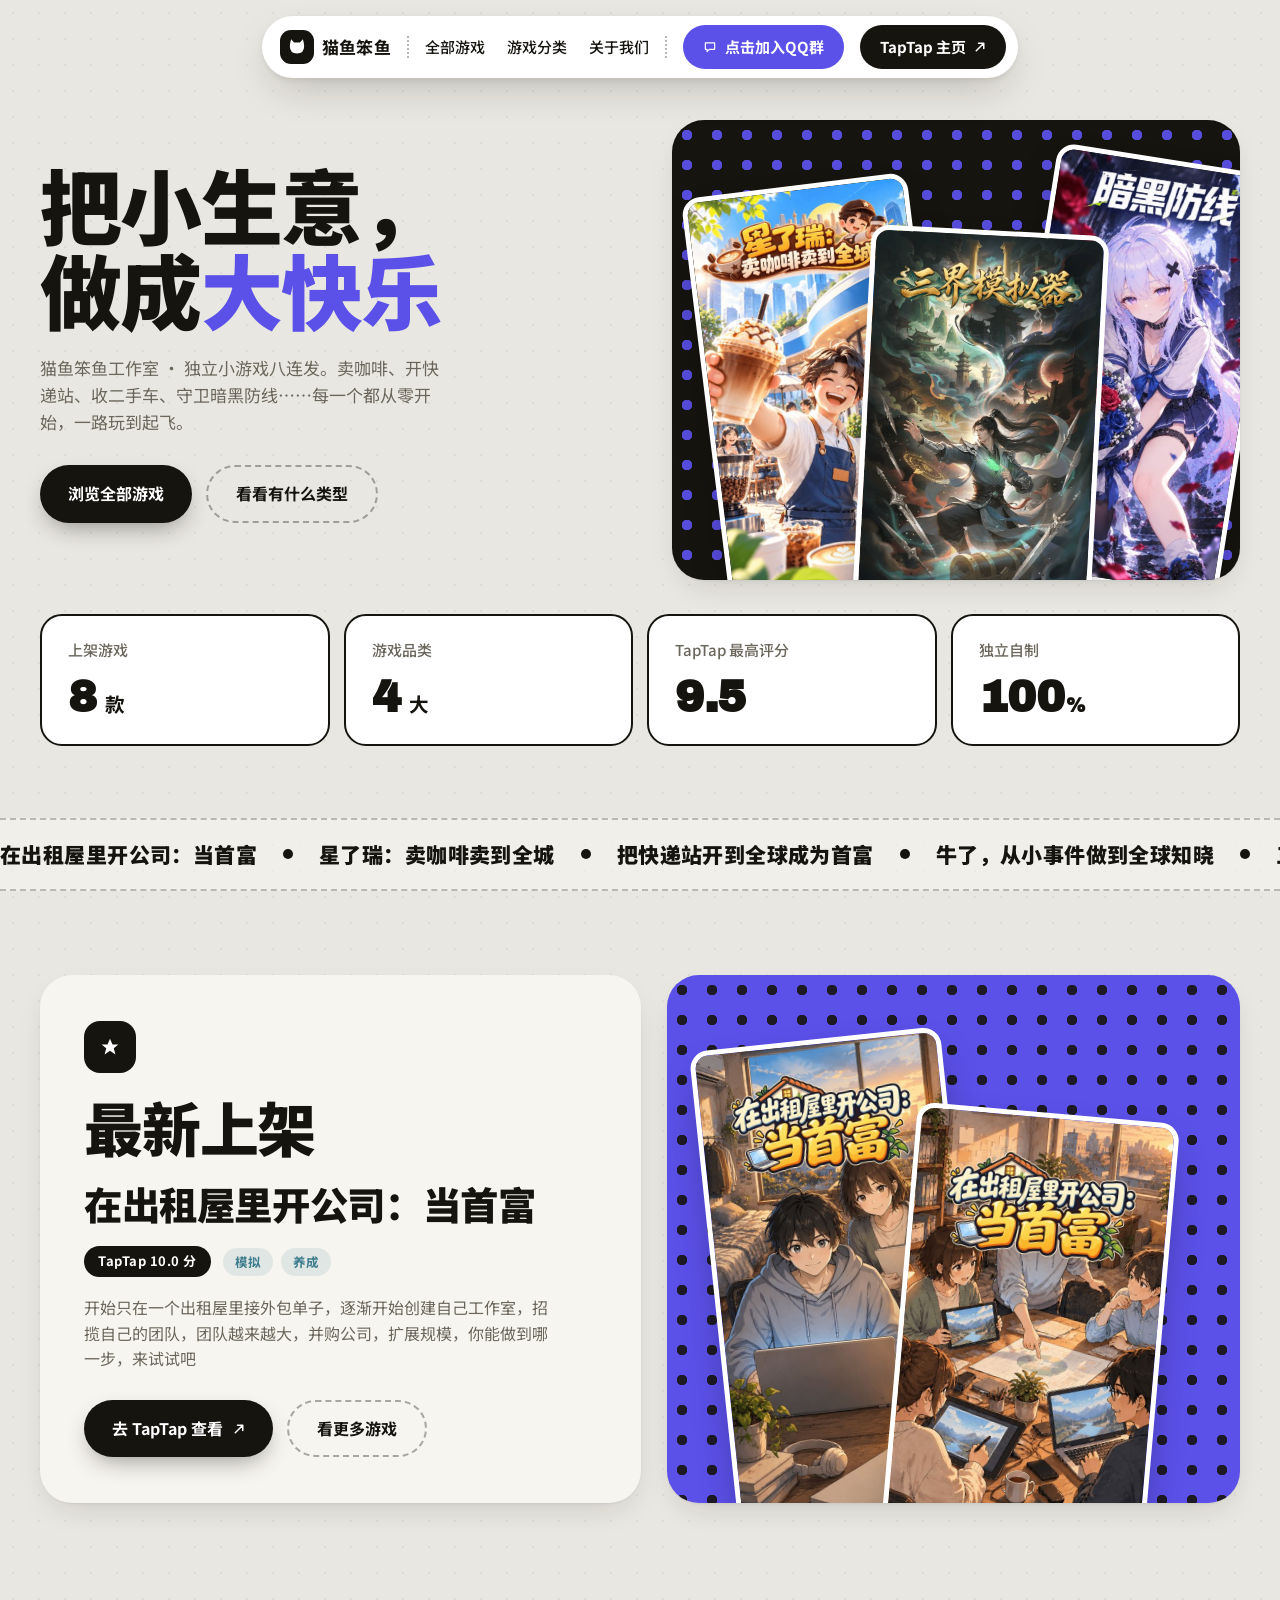
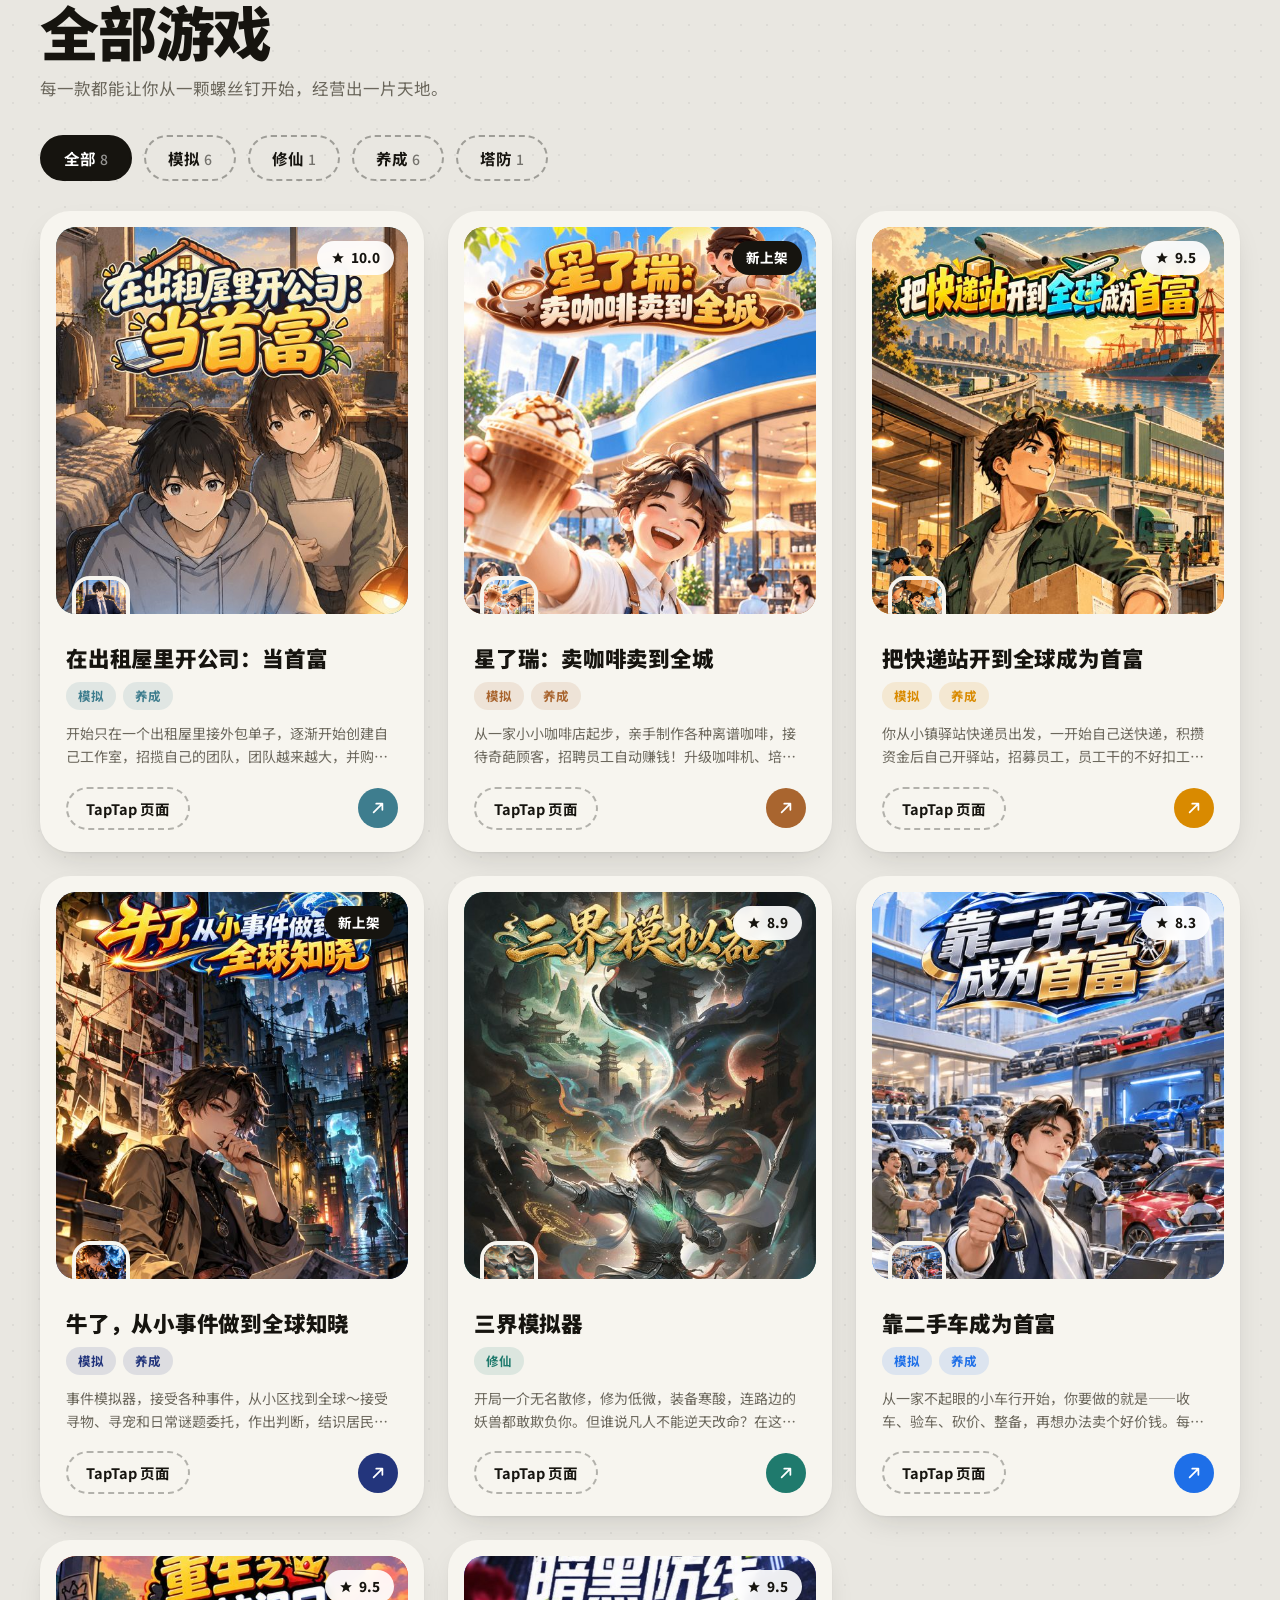
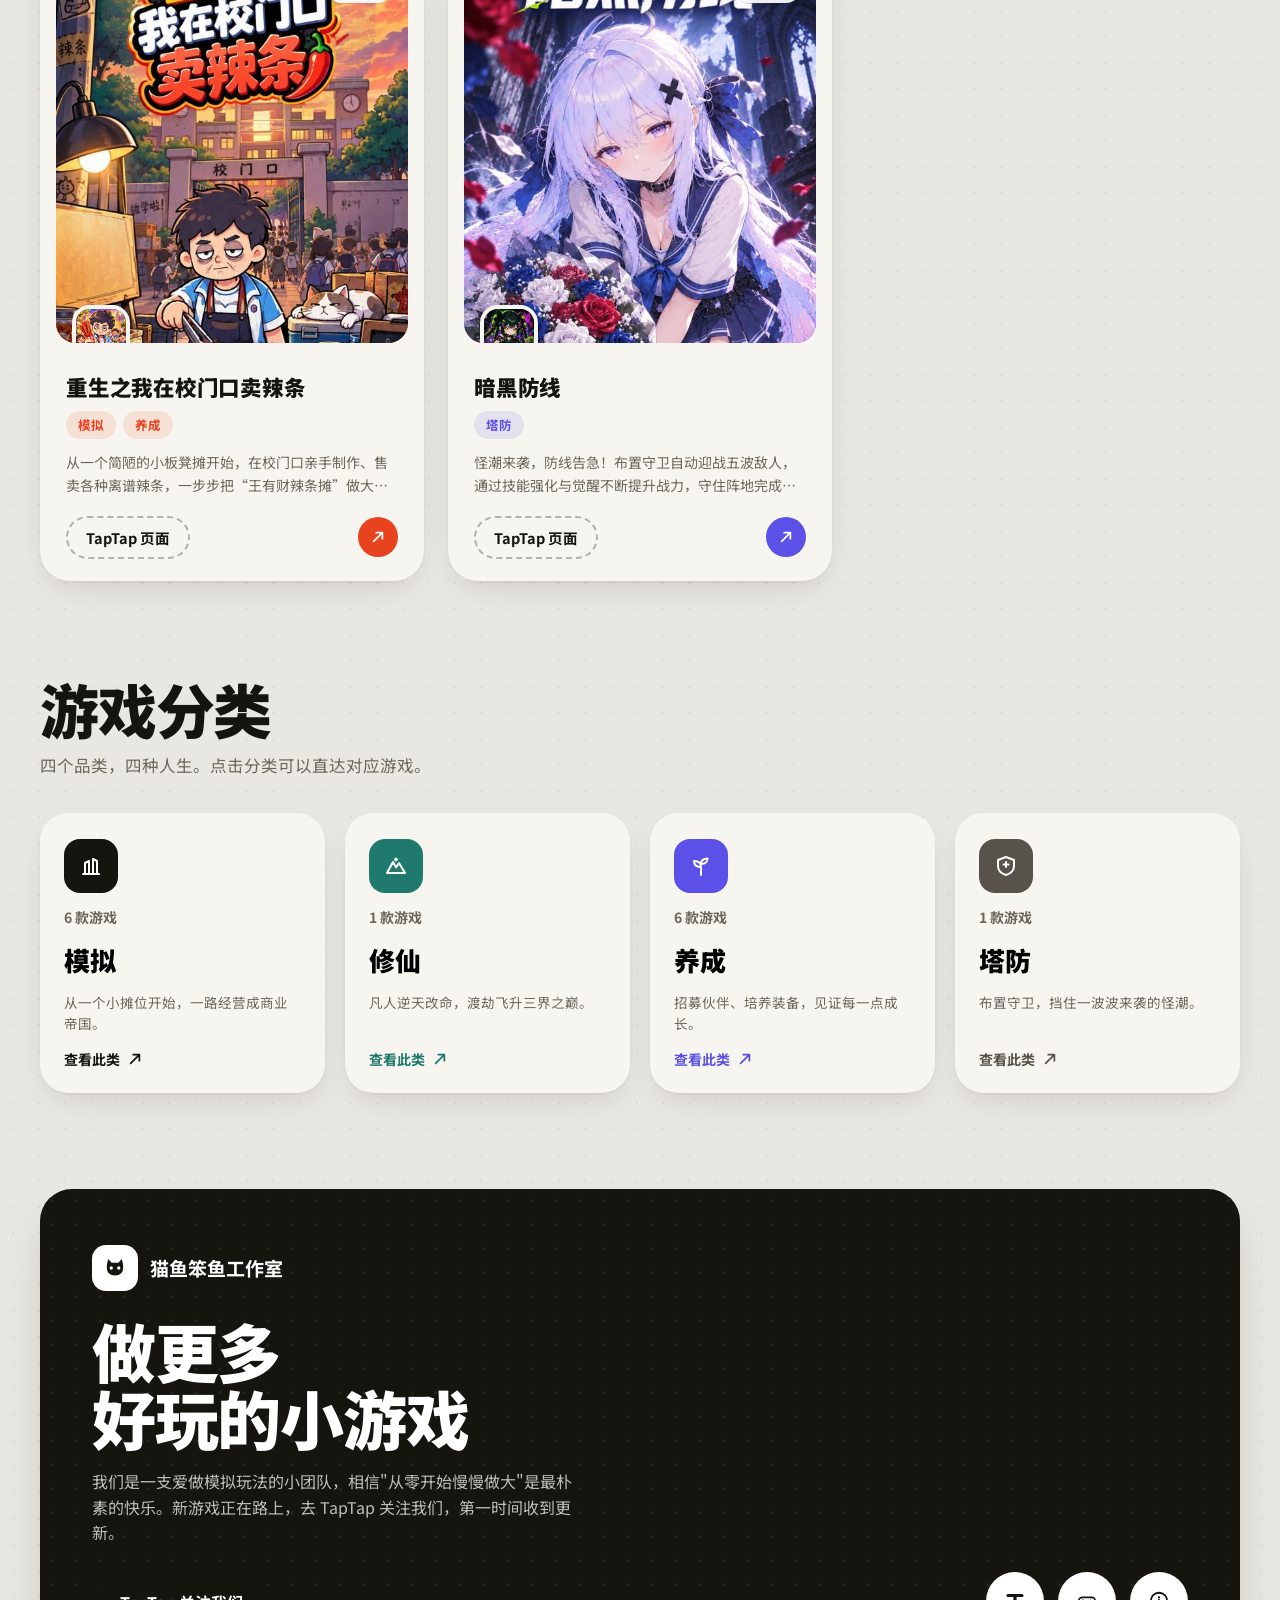
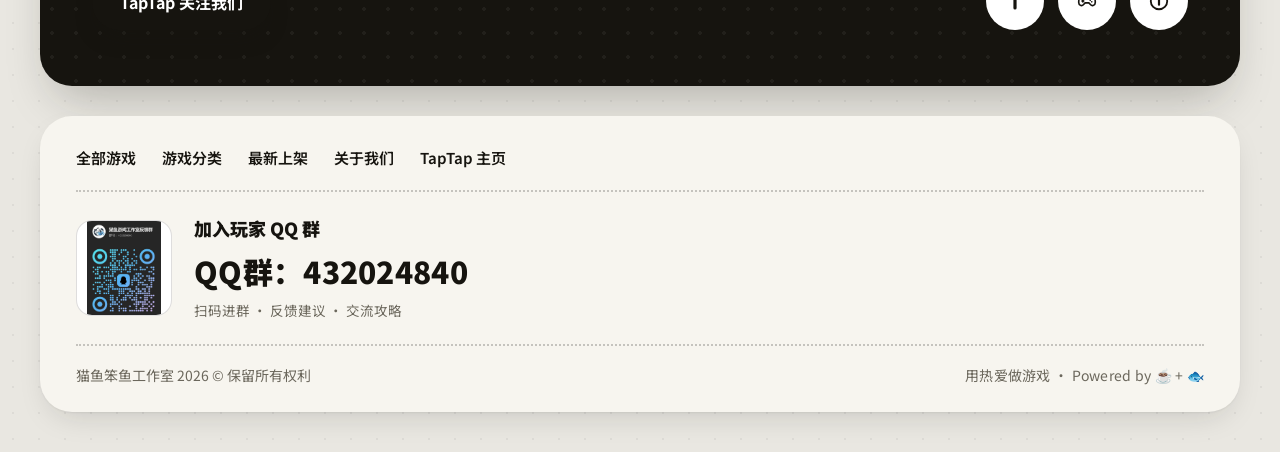
<file: index.html>
<!DOCTYPE html>
<html lang="zh-CN">
<head>
  <meta charset="UTF-8" />
  <meta name="viewport" content="width=device-width, initial-scale=1.0" />
  <title>猫鱼笨鱼工作室 · 独立小游戏</title>
  <meta name="description" content="猫鱼笨鱼工作室官方网站 —— 8 款独立小游戏：模拟、修仙、养成、塔防。从小生意做到全球首富，从凡人修到飞升。" />
  <link rel="icon" href="data:image/svg+xml,%3Csvg xmlns='http://www.w3.org/2000/svg' viewBox='0 0 64 64'%3E%3Crect width='64' height='64' rx='16' fill='%2316140F'/%3E%3Cpath d='M20 40 L32 18 L44 40 Z' fill='%23fff'/%3E%3C/svg%3E" />
  <link rel="preconnect" href="https://fonts.googleapis.com" />
  <link rel="preconnect" href="https://fonts.gstatic.com" crossorigin />
  <link href="https://fonts.googleapis.com/css2?family=Archivo+Black&family=Noto+Sans+SC:wght@400;500;700;900&display=swap" rel="stylesheet" />
  <link rel="stylesheet" href="css/styles.css" />
</head>
<body>

  <!-- ===== 导航 ===== -->
  <header class="nav-wrap">
    <nav class="nav" id="nav">
      <a class="nav-logo" href="#top" aria-label="回到顶部">
        <span class="logo-mark" aria-hidden="true">
          <svg viewBox="0 0 40 40" width="26" height="26">
            <path d="M11 8 L15.5 13 L24.5 13 L29 8 L29 8 Q31 14 31 19 Q31 30 20 30 Q9 30 9 19 Q9 14 11 8 Z" fill="currentColor"/>
            <circle cx="15" cy="20" r="2.2" fill="#fff"/>
            <circle cx="25" cy="20" r="2.2" fill="#fff"/>
          </svg>
        </span>
        <strong>猫鱼笨鱼</strong>
      </a>
      <span class="nav-divider" aria-hidden="true"></span>
      <ul class="nav-links" id="navLinks">
        <li><a href="#games">全部游戏</a></li>
        <li><a href="#categories">游戏分类</a></li>
        <li><a href="#about">关于我们</a></li>
      </ul>
      <span class="nav-divider" aria-hidden="true"></span>
      <a class="nav-cta nav-cta--qq" href="https://qm.qq.com/q/CMTWcH8hcA" target="_blank" rel="noopener" title="玩家交流群">
        <svg viewBox="0 0 24 24" width="14" height="14" aria-hidden="true"><path d="M4 5 h16 v11 h-9 l-4 4 v-4 H4 Z" fill="none" stroke="currentColor" stroke-width="2" stroke-linejoin="round"/></svg>
        点击加入QQ群
      </a>
      <a class="nav-cta" href="https://www.taptap.cn/developer/452854" target="_blank" rel="noopener">
        TapTap 主页
        <svg viewBox="0 0 16 16" width="12" height="12" aria-hidden="true"><path d="M3 13 L13 3 M6 3 h7 v7" stroke="currentColor" stroke-width="2" fill="none" stroke-linecap="round" stroke-linejoin="round"/></svg>
      </a>
    </nav>
  </header>

  <main id="top">
    <!-- ===== 首屏 ===== -->
    <section class="hero container">
      <div class="hero-grid">
        <div class="hero-copy reveal">
          <h1 class="hero-title">把小生意，<br />做成<span class="accent-underline">大快乐</span></h1>
          <p class="hero-sub">猫鱼笨鱼工作室 · 独立小游戏八连发。卖咖啡、开快递站、收二手车、守卫暗黑防线……每一个都从零开始，一路玩到起飞。</p>
          <div class="hero-actions">
            <a class="btn btn-primary" href="#games">浏览全部游戏</a>
            <a class="btn btn-ghost" href="#categories">看看有什么类型</a>
          </div>
        </div>
        <div class="hero-art reveal" aria-hidden="true">
          <div class="hero-panel">
            <div class="hero-shot hero-shot-a"><img src="assets/980975/shot0.jpg" alt="" loading="eager" /></div>
            <div class="hero-shot hero-shot-b"><img src="assets/961145/shot0.jpg" alt="" loading="eager" /></div>
            <div class="hero-shot hero-shot-c"><img src="assets/924366/shot0.jpg" alt="" loading="eager" /></div>
          </div>
        </div>
      </div>

      <!-- 统计连体卡 -->
      <div class="stats reveal" role="list" aria-label="工作室数据">
        <div class="stat-card" role="listitem"><span class="stat-label">上架游戏</span><span class="stat-value">8<small> 款</small></span></div>
        <span class="stat-connector" aria-hidden="true"></span>
        <div class="stat-card" role="listitem"><span class="stat-label">游戏品类</span><span class="stat-value">4<small> 大</small></span></div>
        <span class="stat-connector" aria-hidden="true"></span>
        <div class="stat-card" role="listitem"><span class="stat-label">TapTap 最高评分</span><span class="stat-value">9.5</span></div>
        <span class="stat-connector" aria-hidden="true"></span>
        <div class="stat-card" role="listitem"><span class="stat-label">独立自制</span><span class="stat-value">100<small>%</small></span></div>
      </div>
    </section>

    <!-- ===== 跑马灯 ===== -->
    <div class="marquee" aria-hidden="true">
      <div class="marquee-track" id="marqueeTrack"></div>
    </div>

    <!-- ===== 最新上架 ===== -->
    <section class="featured container" id="featured">
      <div class="featured-copy reveal">
        <span class="chip-icon" aria-hidden="true">
          <svg viewBox="0 0 24 24" width="20" height="20"><path d="M12 2 L15 9 L22 9 L16.5 13.5 L18.5 21 L12 16.5 L5.5 21 L7.5 13.5 L2 9 L9 9 Z" fill="currentColor"/></svg>
        </span>
        <h2 class="section-title">最新上架</h2>
        <div class="featured-meta" id="featuredMeta"></div>
        <p class="featured-desc" id="featuredDesc"></p>
        <div class="hero-actions">
          <a class="btn btn-primary" id="featuredLink" href="#" target="_blank" rel="noopener">去 TapTap 查看
            <svg viewBox="0 0 16 16" width="12" height="12" aria-hidden="true"><path d="M3 13 L13 3 M6 3 h7 v7" stroke="currentColor" stroke-width="2" fill="none" stroke-linecap="round" stroke-linejoin="round"/></svg>
          </a>
          <a class="btn btn-ghost" href="#games">看更多游戏</a>
        </div>
      </div>
      <div class="featured-art reveal" id="featuredArt" aria-hidden="true"></div>
    </section>

    <!-- ===== 全部游戏 ===== -->
    <section class="games container" id="games">
      <div class="section-head reveal">
        <h2 class="section-title">全部游戏</h2>
        <p class="section-sub">每一款都能让你从一颗螺丝钉开始，经营出一片天地。</p>
      </div>
      <div class="filter-bar reveal" id="filterBar" role="tablist" aria-label="按分类筛选"></div>
      <div class="game-grid" id="gameGrid"></div>
      <p class="grid-empty" id="gridEmpty" hidden>这个分类暂时还没有游戏，敬请期待～</p>
    </section>

    <!-- ===== 分类 ===== -->
    <section class="categories container" id="categories">
      <div class="section-head reveal">
        <h2 class="section-title">游戏分类</h2>
        <p class="section-sub">四个品类，四种人生。点击分类可以直达对应游戏。</p>
      </div>
      <div class="cat-grid" id="catGrid"></div>
    </section>

    <!-- ===== 关于 ===== -->
    <section class="about container" id="about">
      <div class="about-card reveal">
        <div class="about-copy">
          <a class="about-logo" href="https://www.taptap.cn/developer/452854" target="_blank" rel="noopener">
            <span class="logo-mark logo-mark-lg" aria-hidden="true">
              <svg viewBox="0 0 40 40" width="30" height="30">
                <path d="M11 8 L15.5 13 L24.5 13 L29 8 L29 8 Q31 14 31 19 Q31 30 20 30 Q9 30 9 19 Q9 14 11 8 Z" fill="currentColor"/>
                <circle cx="15" cy="20" r="2.2" fill="#fff"/>
                <circle cx="25" cy="20" r="2.2" fill="#fff"/>
              </svg>
            </span>
            <strong>猫鱼笨鱼工作室</strong>
          </a>
          <h2 class="about-title">做更多<br />好玩的小游戏</h2>
          <p class="about-sub">我们是一支爱做模拟玩法的小团队，相信"从零开始慢慢做大"是最朴素的快乐。新游戏正在路上，去 TapTap 关注我们，第一时间收到更新。</p>
          <a class="btn btn-primary" href="https://www.taptap.cn/developer/452854" target="_blank" rel="noopener">TapTap 关注我们</a>
        </div>
        <div class="about-social" aria-label="社交链接">
          <a class="social-dot" href="https://www.taptap.cn/developer/452854" target="_blank" rel="noopener" title="TapTap 开发者主页" aria-label="TapTap 开发者主页">
            <svg viewBox="0 0 24 24" width="24" height="24" aria-hidden="true"><path d="M5 6.5 h14 M12 6.5 V19" fill="none" stroke="currentColor" stroke-width="3.2" stroke-linecap="round"/></svg>
          </a>
          <a class="social-dot" href="#games" title="浏览游戏" aria-label="浏览游戏">
            <svg viewBox="0 0 24 24" width="22" height="22" aria-hidden="true"><path d="M7 8 h10 a4 4 0 0 1 4 4 v2 a3 3 0 0 1 -5.6 1.5 L14 14 h-4 l-1.4 1.5 A3 3 0 0 1 3 14 v-2 a4 4 0 0 1 4 -4 Z M7.5 11 v2 M6.5 12 h2 M15.5 11.2 v.1 M17.2 12.8 v.1" fill="none" stroke="currentColor" stroke-width="1.8" stroke-linecap="round"/></svg>
          </a>
          <a class="social-dot" href="#about" title="关于我们" aria-label="关于我们">
            <svg viewBox="0 0 24 24" width="22" height="22" aria-hidden="true"><circle cx="12" cy="12" r="9" fill="none" stroke="currentColor" stroke-width="2"/><path d="M12 11 v5 M12 8 v.1" stroke="currentColor" stroke-width="2.4" stroke-linecap="round" fill="none"/></svg>
          </a>
        </div>
      </div>
    </section>
  </main>

  <!-- ===== 页脚 ===== -->
  <footer class="footer container">
    <div class="footer-card reveal">
      <ul class="footer-links">
        <li><a href="#games">全部游戏</a></li>
        <li><a href="#categories">游戏分类</a></li>
        <li><a href="#featured">最新上架</a></li>
        <li><a href="#about">关于我们</a></li>
        <li><a href="https://www.taptap.cn/developer/452854" target="_blank" rel="noopener">TapTap 主页</a></li>
      </ul>
      <div class="footer-qq">
        <img class="qq-qr" src="assets/qq-qrcode.png" alt="QQ 群二维码" width="96" height="96" loading="lazy" />
        <div class="qq-info">
          <span class="qq-title">加入玩家 QQ 群</span>
          <span class="qq-number">QQ群：432024840</span>
          <span class="qq-hint">扫码进群 · 反馈建议 · 交流攻略</span>
        </div>
      </div>
      <div class="footer-bottom">
        <span>猫鱼笨鱼工作室 2026 © 保留所有权利</span>
        <span class="footer-made">用热爱做游戏 · Powered by ☕ + 🐟</span>
      </div>
    </div>
  </footer>

  <script src="js/games.js"></script>
  <script src="js/main.js"></script>
</body>
</html>
</file>
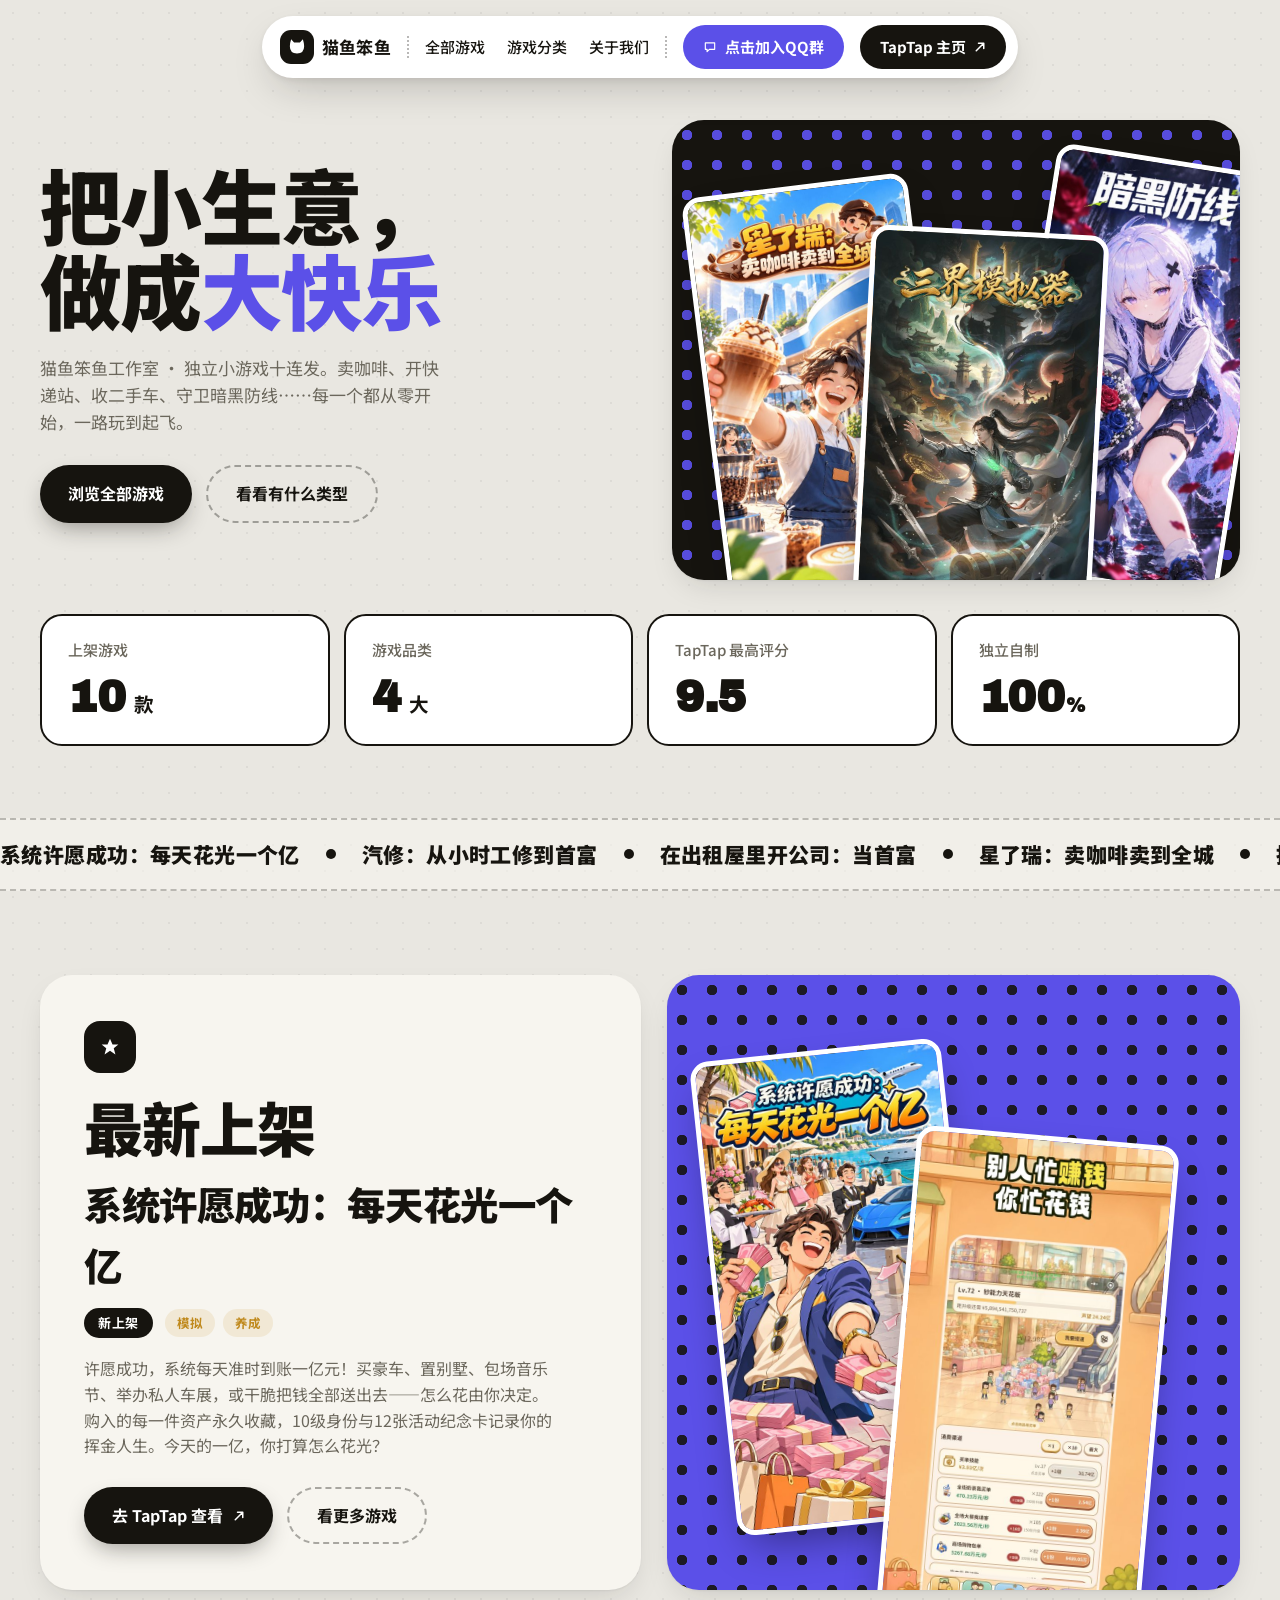
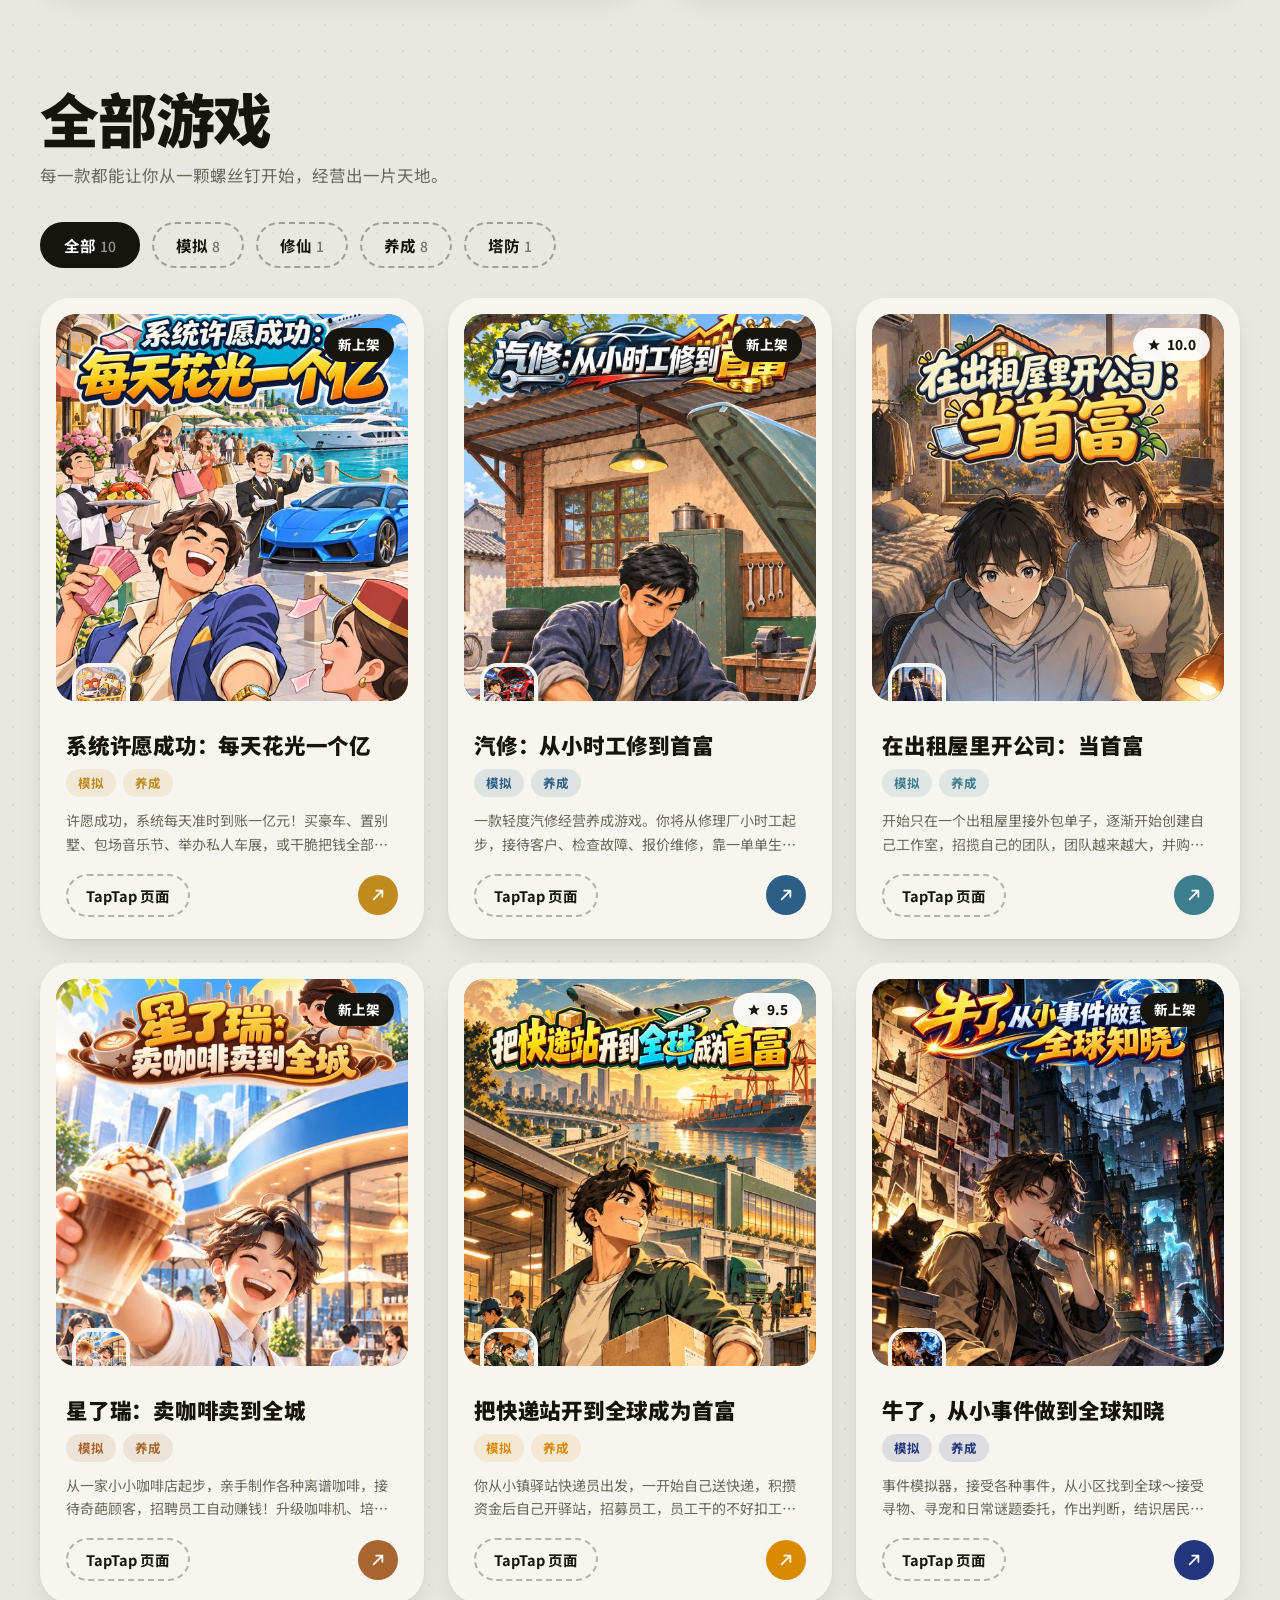
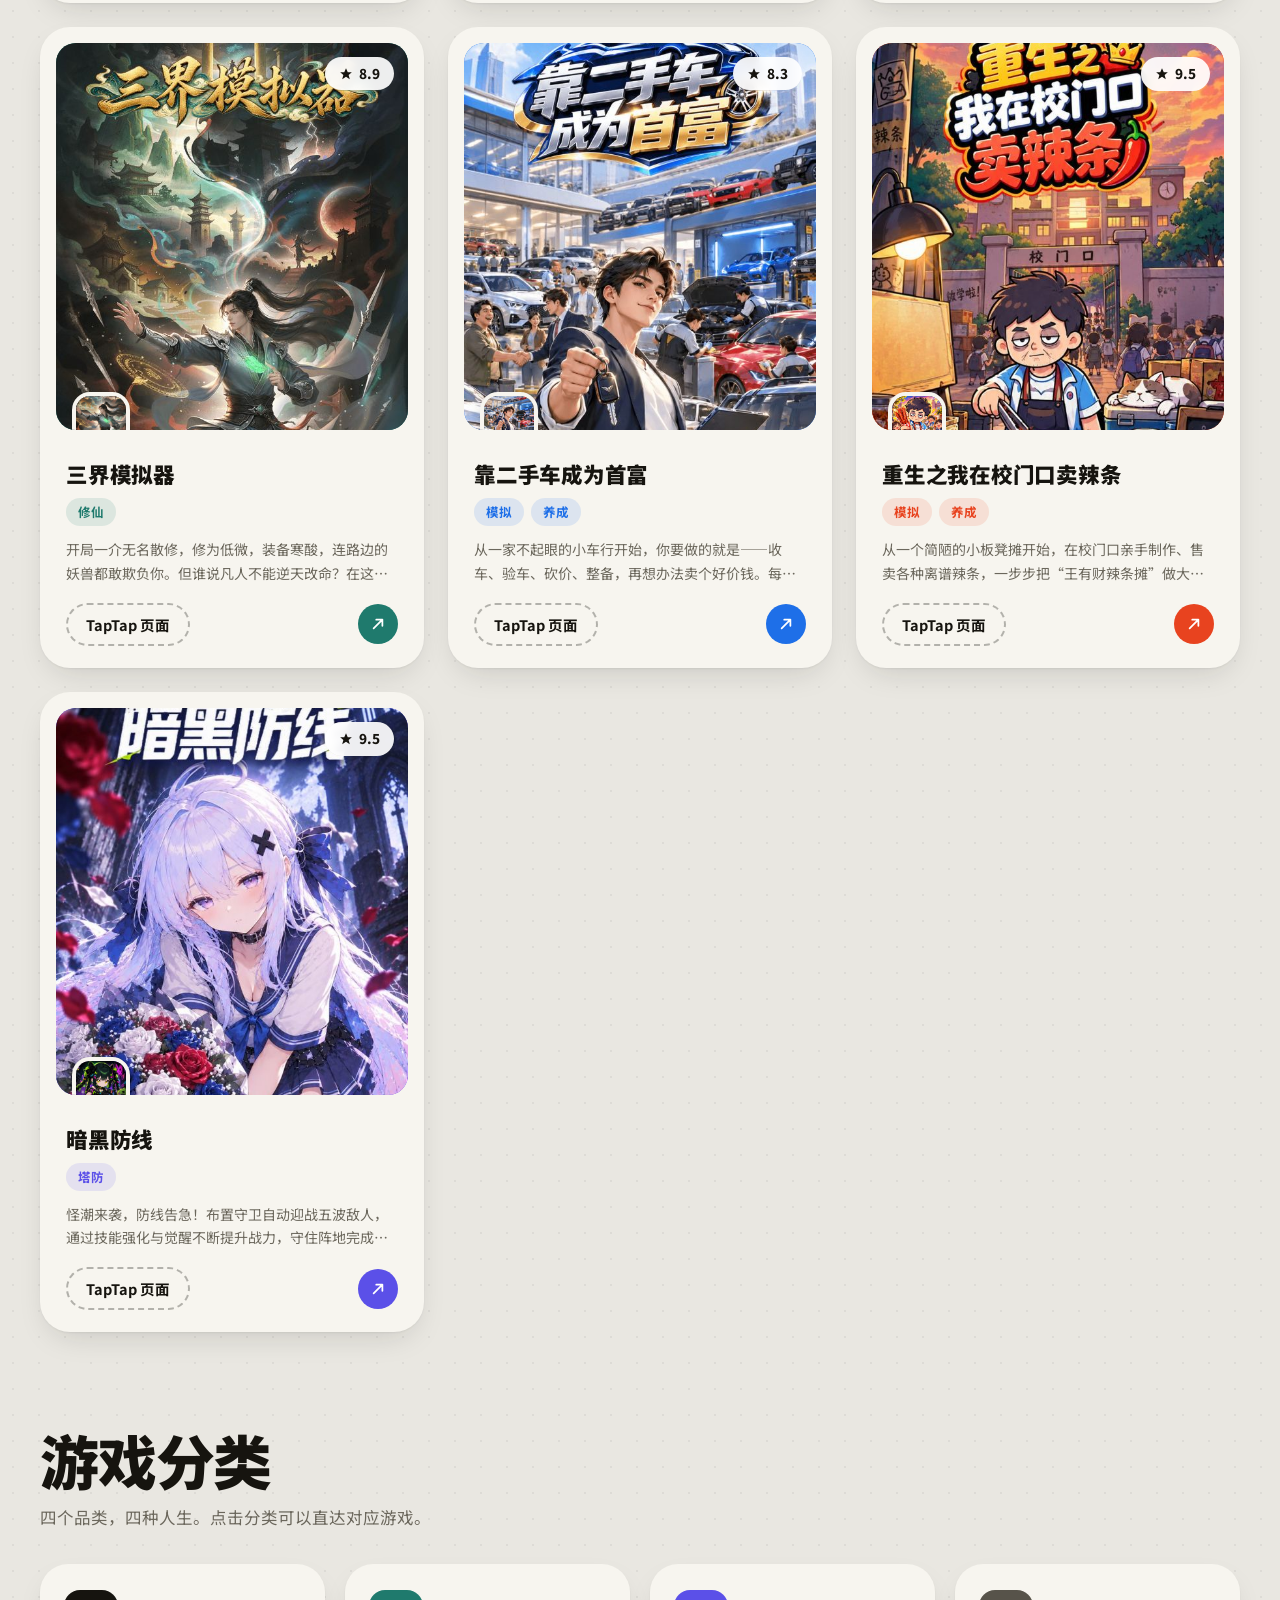
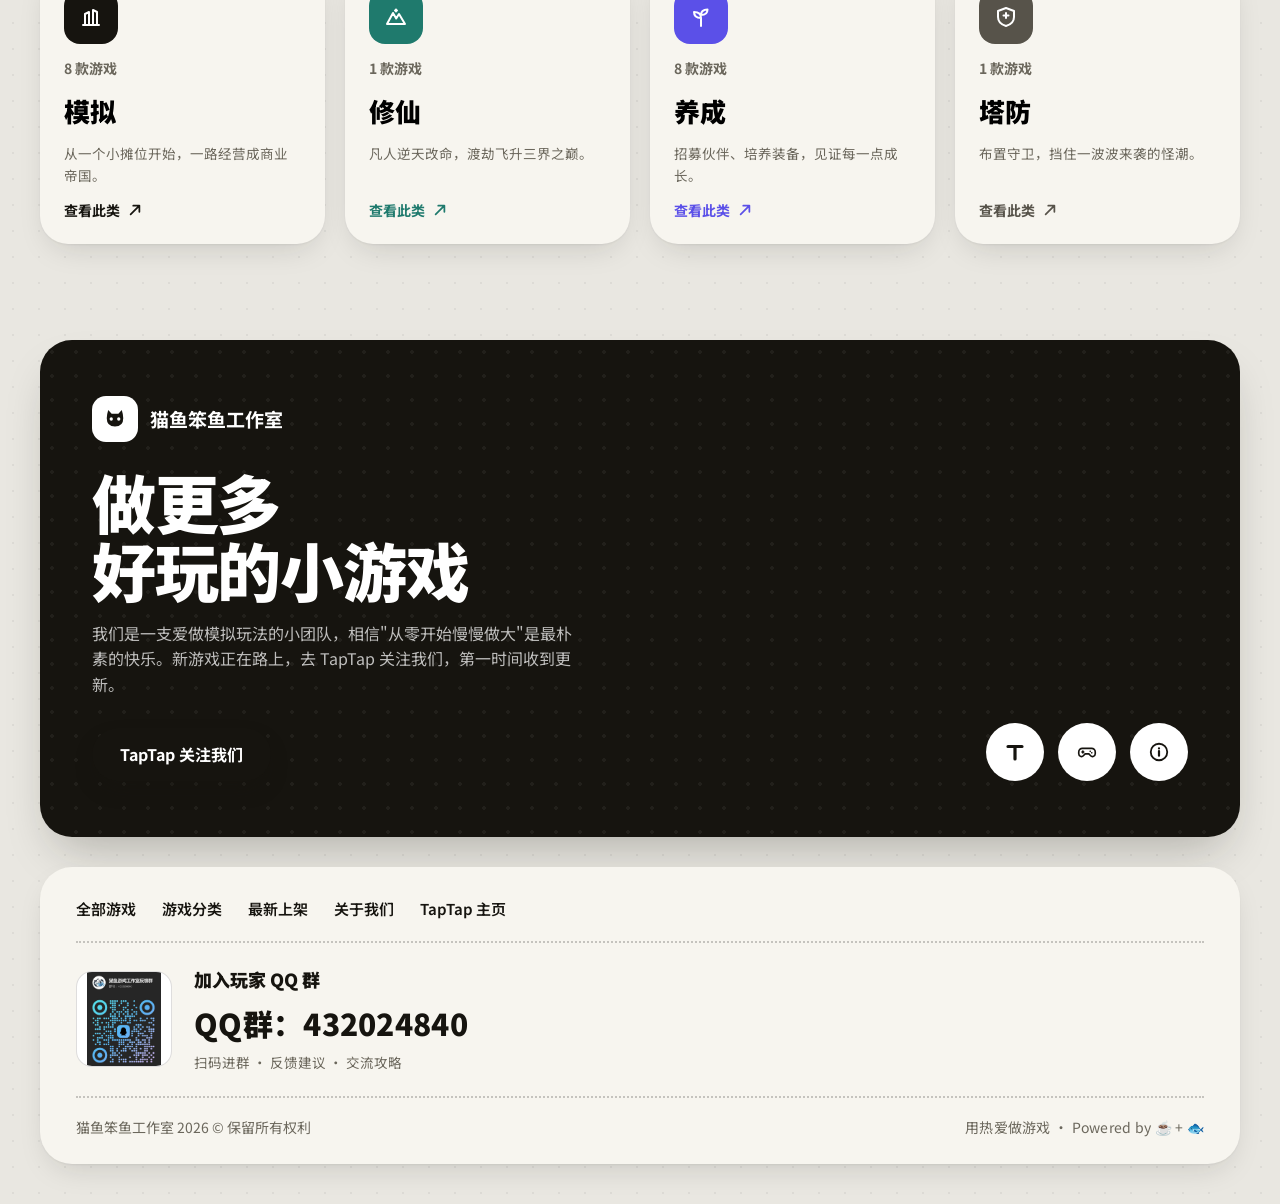
<file: public/index.html>
<!DOCTYPE html>
<html lang="zh-CN">
<head>
  <meta charset="UTF-8" />
  <meta name="viewport" content="width=device-width, initial-scale=1.0" />
  <title>猫鱼笨鱼工作室 · 独立小游戏</title>
  <meta name="description" content="猫鱼笨鱼工作室官方网站 —— 10 款独立小游戏：模拟、修仙、养成、塔防。从小生意做到全球首富，从凡人修到飞升。" />
  <link rel="icon" href="data:image/svg+xml,%3Csvg xmlns='http://www.w3.org/2000/svg' viewBox='0 0 64 64'%3E%3Crect width='64' height='64' rx='16' fill='%2316140F'/%3E%3Cpath d='M20 40 L32 18 L44 40 Z' fill='%23fff'/%3E%3C/svg%3E" />
  <link rel="preconnect" href="https://fonts.googleapis.com" />
  <link rel="preconnect" href="https://fonts.gstatic.com" crossorigin />
  <link href="https://fonts.googleapis.com/css2?family=Archivo+Black&family=Noto+Sans+SC:wght@400;500;700;900&display=swap" rel="stylesheet" />
  <link rel="stylesheet" href="css/styles.css" />
</head>
<body>

  <!-- ===== 导航 ===== -->
  <header class="nav-wrap">
    <nav class="nav" id="nav">
      <a class="nav-logo" href="#top" aria-label="回到顶部">
        <span class="logo-mark" aria-hidden="true">
          <svg viewBox="0 0 40 40" width="26" height="26">
            <path d="M11 8 L15.5 13 L24.5 13 L29 8 L29 8 Q31 14 31 19 Q31 30 20 30 Q9 30 9 19 Q9 14 11 8 Z" fill="currentColor"/>
            <circle cx="15" cy="20" r="2.2" fill="#fff"/>
            <circle cx="25" cy="20" r="2.2" fill="#fff"/>
          </svg>
        </span>
        <strong>猫鱼笨鱼</strong>
      </a>
      <span class="nav-divider" aria-hidden="true"></span>
      <ul class="nav-links" id="navLinks">
        <li><a href="#games">全部游戏</a></li>
        <li><a href="#categories">游戏分类</a></li>
        <li><a href="#about">关于我们</a></li>
      </ul>
      <span class="nav-divider" aria-hidden="true"></span>
      <a class="nav-cta nav-cta--qq" href="https://qm.qq.com/q/CMTWcH8hcA" target="_blank" rel="noopener" title="玩家交流群">
        <svg viewBox="0 0 24 24" width="14" height="14" aria-hidden="true"><path d="M4 5 h16 v11 h-9 l-4 4 v-4 H4 Z" fill="none" stroke="currentColor" stroke-width="2" stroke-linejoin="round"/></svg>
        点击加入QQ群
      </a>
      <a class="nav-cta" href="https://www.taptap.cn/developer/452854" target="_blank" rel="noopener">
        TapTap 主页
        <svg viewBox="0 0 16 16" width="12" height="12" aria-hidden="true"><path d="M3 13 L13 3 M6 3 h7 v7" stroke="currentColor" stroke-width="2" fill="none" stroke-linecap="round" stroke-linejoin="round"/></svg>
      </a>
    </nav>
  </header>

  <main id="top">
    <!-- ===== 首屏 ===== -->
    <section class="hero container">
      <div class="hero-grid">
        <div class="hero-copy reveal">
          <h1 class="hero-title">把小生意，<br />做成<span class="accent-underline">大快乐</span></h1>
          <p class="hero-sub">猫鱼笨鱼工作室 · 独立小游戏十连发。卖咖啡、开快递站、收二手车、守卫暗黑防线……每一个都从零开始，一路玩到起飞。</p>
          <div class="hero-actions">
            <a class="btn btn-primary" href="#games">浏览全部游戏</a>
            <a class="btn btn-ghost" href="#categories">看看有什么类型</a>
          </div>
        </div>
        <div class="hero-art reveal" aria-hidden="true">
          <div class="hero-panel">
            <div class="hero-shot hero-shot-a"><img src="assets/980975/shot0.jpg" alt="" loading="eager" /></div>
            <div class="hero-shot hero-shot-b"><img src="assets/961145/shot0.jpg" alt="" loading="eager" /></div>
            <div class="hero-shot hero-shot-c"><img src="assets/924366/shot0.jpg" alt="" loading="eager" /></div>
          </div>
        </div>
      </div>

      <!-- 统计连体卡 -->
      <div class="stats reveal" role="list" aria-label="工作室数据">
        <div class="stat-card" role="listitem"><span class="stat-label">上架游戏</span><span class="stat-value">10<small> 款</small></span></div>
        <span class="stat-connector" aria-hidden="true"></span>
        <div class="stat-card" role="listitem"><span class="stat-label">游戏品类</span><span class="stat-value">4<small> 大</small></span></div>
        <span class="stat-connector" aria-hidden="true"></span>
        <div class="stat-card" role="listitem"><span class="stat-label">TapTap 最高评分</span><span class="stat-value">9.5</span></div>
        <span class="stat-connector" aria-hidden="true"></span>
        <div class="stat-card" role="listitem"><span class="stat-label">独立自制</span><span class="stat-value">100<small>%</small></span></div>
      </div>
    </section>

    <!-- ===== 跑马灯 ===== -->
    <div class="marquee" aria-hidden="true">
      <div class="marquee-track" id="marqueeTrack"></div>
    </div>

    <!-- ===== 最新上架 ===== -->
    <section class="featured container" id="featured">
      <div class="featured-copy reveal">
        <span class="chip-icon" aria-hidden="true">
          <svg viewBox="0 0 24 24" width="20" height="20"><path d="M12 2 L15 9 L22 9 L16.5 13.5 L18.5 21 L12 16.5 L5.5 21 L7.5 13.5 L2 9 L9 9 Z" fill="currentColor"/></svg>
        </span>
        <h2 class="section-title">最新上架</h2>
        <div class="featured-meta" id="featuredMeta"></div>
        <p class="featured-desc" id="featuredDesc"></p>
        <div class="hero-actions">
          <a class="btn btn-primary" id="featuredLink" href="#" target="_blank" rel="noopener">去 TapTap 查看
            <svg viewBox="0 0 16 16" width="12" height="12" aria-hidden="true"><path d="M3 13 L13 3 M6 3 h7 v7" stroke="currentColor" stroke-width="2" fill="none" stroke-linecap="round" stroke-linejoin="round"/></svg>
          </a>
          <a class="btn btn-ghost" href="#games">看更多游戏</a>
        </div>
      </div>
      <div class="featured-art reveal" id="featuredArt" aria-hidden="true"></div>
    </section>

    <!-- ===== 全部游戏 ===== -->
    <section class="games container" id="games">
      <div class="section-head reveal">
        <h2 class="section-title">全部游戏</h2>
        <p class="section-sub">每一款都能让你从一颗螺丝钉开始，经营出一片天地。</p>
      </div>
      <div class="filter-bar reveal" id="filterBar" role="tablist" aria-label="按分类筛选"></div>
      <div class="game-grid" id="gameGrid"></div>
      <p class="grid-empty" id="gridEmpty" hidden>这个分类暂时还没有游戏，敬请期待～</p>
    </section>

    <!-- ===== 分类 ===== -->
    <section class="categories container" id="categories">
      <div class="section-head reveal">
        <h2 class="section-title">游戏分类</h2>
        <p class="section-sub">四个品类，四种人生。点击分类可以直达对应游戏。</p>
      </div>
      <div class="cat-grid" id="catGrid"></div>
    </section>

    <!-- ===== 关于 ===== -->
    <section class="about container" id="about">
      <div class="about-card reveal">
        <div class="about-copy">
          <a class="about-logo" href="https://www.taptap.cn/developer/452854" target="_blank" rel="noopener">
            <span class="logo-mark logo-mark-lg" aria-hidden="true">
              <svg viewBox="0 0 40 40" width="30" height="30">
                <path d="M11 8 L15.5 13 L24.5 13 L29 8 L29 8 Q31 14 31 19 Q31 30 20 30 Q9 30 9 19 Q9 14 11 8 Z" fill="currentColor"/>
                <circle cx="15" cy="20" r="2.2" fill="#fff"/>
                <circle cx="25" cy="20" r="2.2" fill="#fff"/>
              </svg>
            </span>
            <strong>猫鱼笨鱼工作室</strong>
          </a>
          <h2 class="about-title">做更多<br />好玩的小游戏</h2>
          <p class="about-sub">我们是一支爱做模拟玩法的小团队，相信"从零开始慢慢做大"是最朴素的快乐。新游戏正在路上，去 TapTap 关注我们，第一时间收到更新。</p>
          <a class="btn btn-primary" href="https://www.taptap.cn/developer/452854" target="_blank" rel="noopener">TapTap 关注我们</a>
        </div>
        <div class="about-social" aria-label="社交链接">
          <a class="social-dot" href="https://www.taptap.cn/developer/452854" target="_blank" rel="noopener" title="TapTap 开发者主页" aria-label="TapTap 开发者主页">
            <svg viewBox="0 0 24 24" width="24" height="24" aria-hidden="true"><path d="M5 6.5 h14 M12 6.5 V19" fill="none" stroke="currentColor" stroke-width="3.2" stroke-linecap="round"/></svg>
          </a>
          <a class="social-dot" href="#games" title="浏览游戏" aria-label="浏览游戏">
            <svg viewBox="0 0 24 24" width="22" height="22" aria-hidden="true"><path d="M7 8 h10 a4 4 0 0 1 4 4 v2 a3 3 0 0 1 -5.6 1.5 L14 14 h-4 l-1.4 1.5 A3 3 0 0 1 3 14 v-2 a4 4 0 0 1 4 -4 Z M7.5 11 v2 M6.5 12 h2 M15.5 11.2 v.1 M17.2 12.8 v.1" fill="none" stroke="currentColor" stroke-width="1.8" stroke-linecap="round"/></svg>
          </a>
          <a class="social-dot" href="#about" title="关于我们" aria-label="关于我们">
            <svg viewBox="0 0 24 24" width="22" height="22" aria-hidden="true"><circle cx="12" cy="12" r="9" fill="none" stroke="currentColor" stroke-width="2"/><path d="M12 11 v5 M12 8 v.1" stroke="currentColor" stroke-width="2.4" stroke-linecap="round" fill="none"/></svg>
          </a>
        </div>
      </div>
    </section>
  </main>

  <!-- ===== 页脚 ===== -->
  <footer class="footer container">
    <div class="footer-card reveal">
      <ul class="footer-links">
        <li><a href="#games">全部游戏</a></li>
        <li><a href="#categories">游戏分类</a></li>
        <li><a href="#featured">最新上架</a></li>
        <li><a href="#about">关于我们</a></li>
        <li><a href="https://www.taptap.cn/developer/452854" target="_blank" rel="noopener">TapTap 主页</a></li>
      </ul>
      <div class="footer-qq">
        <img class="qq-qr" src="assets/qq-qrcode.png" alt="QQ 群二维码" width="96" height="96" loading="lazy" />
        <div class="qq-info">
          <span class="qq-title">加入玩家 QQ 群</span>
          <span class="qq-number">QQ群：432024840</span>
          <span class="qq-hint">扫码进群 · 反馈建议 · 交流攻略</span>
        </div>
      </div>
      <div class="footer-bottom">
        <span>猫鱼笨鱼工作室 2026 © 保留所有权利</span>
        <span class="footer-made">用热爱做游戏 · Powered by ☕ + 🐟</span>
      </div>
    </div>
  </footer>

  <script src="js/games.js"></script>
  <script src="js/main.js"></script>
</body>
</html>
</file>
<file: css/styles.css>
/* ============================================================
   猫鱼笨鱼工作室 · 个人游戏网站
   视觉语言参考 caldera.xyz：
   暖灰底 + 半调网点 + 超粗标题 + 大圆角面板 + 虚线胶囊按钮
   主色：黑色（原 caldera 橙改为黑，保留紫色作辅助撞色）
   ============================================================ */

:root {
  --bg: #E9E7E1;
  --surface: #F7F5EF;
  --surface-2: #FFFFFF;
  --ink: #16140F;
  --muted: #6B675C;
  --line: rgba(22, 20, 15, 0.14);

  --primary: #16140F;
  --primary-deep: #2E2B24;
  --purple: #5B50E8;
  --teal: #1F7A6D;
  --stone: #57534A;

  --radius-lg: 32px;
  --radius-md: 22px;
  --radius-sm: 16px;

  --font-display: "Archivo Black", "Noto Sans SC", "Microsoft YaHei", sans-serif;
  --font-body: "Noto Sans SC", "PingFang SC", "Microsoft YaHei", sans-serif;

  --shadow-card: 0 1px 2px rgba(22, 20, 15, 0.05), 0 12px 32px -12px rgba(22, 20, 15, 0.18);
  --shadow-pop: 0 24px 48px -16px rgba(22, 20, 15, 0.28);

  --halftone-dark: radial-gradient(circle, rgba(22, 20, 15, 0.055) 1.4px, transparent 1.5px);
}

* { box-sizing: border-box; }

html { scroll-behavior: smooth; }

body {
  margin: 0;
  font-family: var(--font-body);
  color: var(--ink);
  background-color: var(--bg);
  background-image: var(--halftone-dark);
  background-size: 26px 26px;
  line-height: 1.6;
  -webkit-font-smoothing: antialiased;
}

img { display: block; max-width: 100%; }
a { color: inherit; text-decoration: none; }
ul { list-style: none; margin: 0; padding: 0; }

.container {
  width: min(1200px, calc(100% - 40px));
  margin-inline: auto;
}

/* ============ 导航 ============ */
.nav-wrap {
  position: fixed;
  inset-inline: 0;
  top: 16px;
  z-index: 100;
  display: flex;
  justify-content: center;
  padding-inline: 16px;
  pointer-events: none;
}

.nav {
  pointer-events: auto;
  display: flex;
  align-items: center;
  gap: 16px;
  background: var(--surface-2);
  border-radius: 999px;
  padding: 9px 12px 9px 18px;
  box-shadow: 0 2px 6px rgba(22, 20, 15, 0.07), 0 16px 40px -12px rgba(22, 20, 15, 0.25);
  max-width: 100%;
}

.nav-logo {
  display: flex;
  align-items: center;
  gap: 8px;
  font-size: 17px;
  letter-spacing: 0.01em;
}

.logo-mark {
  display: inline-grid;
  place-items: center;
  width: 34px;
  height: 34px;
  border-radius: 11px;
  background: var(--primary);
  color: #fff;
}

.logo-mark-lg { width: 46px; height: 46px; border-radius: 14px; }

.nav-divider {
  width: 0;
  height: 22px;
  border-left: 2px dotted rgba(22, 20, 15, 0.3);
}

.nav-links {
  display: flex;
  gap: 22px;
  font-size: 15px;
  font-weight: 500;
}

.nav-links a {
  position: relative;
  padding-block: 4px;
  transition: text-decoration-color 0.2s;
  text-decoration: underline;
  text-decoration-color: transparent;
  text-underline-offset: 6px;
  text-decoration-thickness: 2px;
}

.nav-links a:hover { text-decoration-color: var(--primary); }

.nav-cta {
  display: inline-flex;
  align-items: center;
  gap: 8px;
  background: var(--primary);
  color: #fff;
  font-weight: 700;
  font-size: 15px;
  padding: 10px 20px;
  border-radius: 999px;
  transition: transform 0.2s ease, background 0.2s ease;
}

.nav-cta:hover { background: var(--primary-deep); transform: translateY(-1px); }

.nav-cta--qq { background: var(--purple); }
.nav-cta--qq:hover { background: #4A40CC; }

/* ============ 通用按钮 ============ */
.btn {
  display: inline-flex;
  align-items: center;
  gap: 10px;
  border-radius: 999px;
  font-weight: 700;
  font-size: 16px;
  padding: 14px 28px;
  transition: transform 0.2s ease, background 0.2s ease, box-shadow 0.2s ease, border-color 0.2s ease;
}

.btn-primary {
  background: var(--primary);
  color: #fff;
  box-shadow: 0 10px 24px -8px rgba(22, 20, 15, 0.45);
}

.btn-primary:hover { background: var(--primary-deep); transform: translateY(-2px); }

.btn-ghost {
  border: 2px dashed rgba(22, 20, 15, 0.35);
  color: var(--ink);
  background: transparent;
}

.btn-ghost:hover { border-style: solid; border-color: var(--ink); transform: translateY(-2px); }

/* ============ 首屏 ============ */
.hero { padding-top: 120px; }

.hero-grid {
  display: grid;
  grid-template-columns: 1.05fr 1fr;
  gap: 36px;
  align-items: stretch;
}

.hero-copy {
  display: flex;
  flex-direction: column;
  justify-content: center;
  padding-block: 24px 40px;
}

.hero-title {
  margin: 0 0 22px;
  font-family: var(--font-body);
  font-weight: 900;
  font-size: clamp(44px, 6.4vw, 88px);
  line-height: 1.04;
  letter-spacing: -0.02em;
}

.accent-underline {
  color: var(--purple);
}

.hero-sub {
  margin: 0 0 30px;
  font-size: 17px;
  color: var(--muted);
  max-width: 46ch;
}

.hero-actions { display: flex; flex-wrap: wrap; gap: 14px; }

/* 首屏图形面板：黑底 + 紫色半调网点 + 三张倾斜竖版截图 */
.hero-art { position: relative; }

.hero-panel {
  position: relative;
  height: 100%;
  min-height: 460px;
  border-radius: var(--radius-lg);
  background-color: var(--primary);
  background-image: radial-gradient(circle, rgba(91, 80, 232, 0.95) 5px, transparent 5.5px);
  background-size: 30px 30px;
  overflow: hidden;
  box-shadow: var(--shadow-card);
}

.hero-shot {
  position: absolute;
  border-radius: 18px;
  overflow: hidden;
  box-shadow: 0 20px 44px -14px rgba(0, 0, 0, 0.45);
  border: 5px solid var(--surface-2);
  transition: transform 0.5s cubic-bezier(0.22, 1, 0.36, 1);
}

.hero-shot img { width: 100%; height: 100%; object-fit: cover; }

.hero-shot-a {
  width: 40%;
  aspect-ratio: 9 / 17;
  left: 6%;
  top: 14%;
  transform: rotate(-7deg);
}

.hero-shot-b {
  width: 42%;
  aspect-ratio: 9 / 17;
  left: 33%;
  top: 24%;
  transform: rotate(3deg);
  z-index: 2;
}

.hero-shot-c {
  width: 40%;
  aspect-ratio: 9 / 17;
  left: 62%;
  top: 8%;
  transform: rotate(9deg);
}

.hero-panel:hover .hero-shot-a { transform: rotate(-9deg) translateY(-6px); }
.hero-panel:hover .hero-shot-b { transform: rotate(1deg) translateY(-10px); }
.hero-panel:hover .hero-shot-c { transform: rotate(11deg) translateY(-4px); }

/* ============ 统计连体卡 ============ */
.stats {
  margin-top: 34px;
  display: flex;
  align-items: stretch;
  justify-content: space-between;
  gap: 14px;
}

.stat-card {
  flex: 1 1 0;
  background: var(--surface-2);
  border: 2px solid var(--ink);
  color: var(--ink);
  border-radius: var(--radius-md);
  padding: 22px 26px 24px;
  display: flex;
  flex-direction: column;
  gap: 14px;
  position: relative;
  z-index: 1;
}

.stat-label { font-size: 15px; font-weight: 500; color: var(--muted); }

.stat-value {
  font-family: var(--font-display);
  font-weight: 900;
  font-size: clamp(34px, 3.4vw, 52px);
  line-height: 1;
  letter-spacing: -0.01em;
}

.stat-value small { font-size: 0.45em; font-weight: 700; margin-left: 2px; }

.stat-connector { display: none; }

/* ============ 跑马灯 ============ */
.marquee {
  margin-top: 72px;
  border-block: 2px dashed rgba(22, 20, 15, 0.25);
  padding-block: 18px;
  overflow: hidden;
  background: rgba(247, 245, 239, 0.6);
}

.marquee-track {
  display: flex;
  gap: 0;
  width: max-content;
  animation: marquee 36s linear infinite;
}

.marquee:hover .marquee-track { animation-play-state: paused; }

.marquee-item {
  display: inline-flex;
  align-items: center;
  gap: 26px;
  padding-right: 26px;
  font-weight: 900;
  font-size: 21px;
  letter-spacing: 0.02em;
  white-space: nowrap;
}

.marquee-item::after {
  content: "";
  width: 10px;
  height: 10px;
  border-radius: 50%;
  background: var(--primary);
}

@keyframes marquee {
  from { transform: translateX(0); }
  to { transform: translateX(-50%); }
}

/* ============ 区块通用 ============ */
section { scroll-margin-top: 110px; }

.section-title {
  margin: 0;
  font-weight: 900;
  font-size: clamp(34px, 4.6vw, 60px);
  letter-spacing: -0.02em;
  line-height: 1.08;
}

.section-sub { margin: 12px 0 0; color: var(--muted); font-size: 16.5px; }

.section-head { margin-bottom: 34px; }

.chip-icon {
  display: inline-grid;
  place-items: center;
  width: 52px;
  height: 52px;
  border-radius: 16px;
  background: var(--ink);
  color: #fff;
  margin-bottom: 22px;
}

/* ============ 最新上架 ============ */
.featured {
  margin-top: 84px;
  display: grid;
  grid-template-columns: 1.05fr 1fr;
  gap: 26px;
}

.featured-copy {
  background: var(--surface);
  border-radius: var(--radius-lg);
  padding: 46px 44px;
  box-shadow: var(--shadow-card);
}

.featured-meta { display: flex; flex-wrap: wrap; align-items: center; gap: 12px; margin-top: 14px; }

.featured-name { font-weight: 900; font-size: clamp(26px, 3vw, 40px); letter-spacing: -0.01em; }

.badge-new {
  background: var(--primary);
  color: #fff;
  font-size: 13px;
  font-weight: 700;
  border-radius: 999px;
  padding: 5px 14px;
  letter-spacing: 0.04em;
}

.featured-tags { display: flex; flex-wrap: wrap; gap: 8px; }

.featured-desc {
  margin: 18px 0 28px;
  color: var(--muted);
  font-size: 16px;
  max-width: 52ch;
}

/* 紫色展示面板 + 黑色半调网点 + 倾斜截图 */
.featured-art {
  position: relative;
  border-radius: var(--radius-lg);
  background-color: var(--purple);
  background-image: radial-gradient(circle, rgba(22, 20, 15, 0.9) 5px, transparent 5.5px);
  background-size: 30px 30px;
  min-height: 480px;
  overflow: hidden;
  box-shadow: var(--shadow-card);
}

.featured-art .hero-shot-a { width: 44%; left: 8%; top: 12%; transform: rotate(-6deg); }
.featured-art .hero-shot-b { width: 46%; left: 40%; top: 26%; transform: rotate(5deg); }
.featured-art .hero-shot-c { display: none; }

/* ============ 全部游戏 ============ */
.games { margin-top: 96px; }

.filter-bar {
  display: flex;
  flex-wrap: wrap;
  gap: 12px;
  margin-bottom: 30px;
}

.filter-pill {
  appearance: none;
  cursor: pointer;
  font-family: inherit;
  font-size: 15.5px;
  font-weight: 700;
  color: var(--ink);
  background: transparent;
  border: 2px dashed rgba(22, 20, 15, 0.35);
  border-radius: 999px;
  padding: 10px 22px;
  transition: all 0.2s ease;
}

.filter-pill:hover { border-style: solid; border-color: var(--ink); }

.filter-pill.is-active {
  background: var(--ink);
  border: 2px solid var(--ink);
  color: #fff;
}

.filter-pill .count { opacity: 0.55; font-weight: 500; margin-left: 4px; font-size: 0.9em; }

.game-grid {
  display: grid;
  grid-template-columns: repeat(auto-fill, minmax(310px, 1fr));
  gap: 24px;
}

.grid-empty {
  text-align: center;
  color: var(--muted);
  padding: 60px 0;
  font-size: 17px;
}

/* 游戏卡片 */
.game-card {
  background: var(--surface);
  border-radius: 30px;
  padding: 16px 16px 22px;
  box-shadow: var(--shadow-card);
  display: flex;
  flex-direction: column;
  transition: transform 0.35s cubic-bezier(0.22, 1, 0.36, 1), box-shadow 0.35s ease, opacity 0.35s ease;
  position: relative;
}

.game-card:hover { transform: translateY(-8px); box-shadow: var(--shadow-pop); }

.game-card.is-hidden { display: none; }
.game-card.is-entering { animation: cardIn 0.45s cubic-bezier(0.22, 1, 0.36, 1) both; }

@keyframes cardIn {
  from { opacity: 0; transform: translateY(18px) scale(0.98); }
  to { opacity: 1; transform: translateY(0) scale(1); }
}

.game-media {
  position: relative;
  border-radius: 20px;
  overflow: hidden;
  aspect-ratio: 10 / 11;
  background: var(--card-accent, var(--ink));
}

.game-media img {
  width: 100%;
  height: 100%;
  object-fit: cover;
  object-position: 50% 14%;
  transition: transform 0.6s cubic-bezier(0.22, 1, 0.36, 1);
}

.game-card:hover .game-media img:not(.game-icon) { transform: scale(1.045); }

.game-media img.game-icon {
  position: absolute;
  left: 16px;
  bottom: -20px;
  width: 58px;
  height: 58px;
  object-fit: cover;
  object-position: 50% 50%;
  border-radius: 18px;
  border: 4px solid var(--surface);
  box-shadow: 0 8px 18px -6px rgba(22, 20, 15, 0.35);
  z-index: 2;
  transform: none;
  transition: none;
}

.game-badge {
  position: absolute;
  top: 14px;
  right: 14px;
  background: rgba(255, 255, 255, 0.92);
  backdrop-filter: blur(4px);
  border-radius: 999px;
  padding: 6px 14px;
  font-size: 13.5px;
  font-weight: 800;
  display: inline-flex;
  align-items: center;
  gap: 6px;
}

.game-badge svg { color: var(--primary); }

.game-badge.badge-new-float { background: var(--primary); color: #fff; }

.game-body { padding: 30px 10px 0; display: flex; flex-direction: column; flex: 1; }

.game-name {
  margin: 0;
  font-weight: 900;
  font-size: 21.5px;
  letter-spacing: -0.01em;
  line-height: 1.3;
}

.game-tags { display: flex; flex-wrap: wrap; gap: 7px; margin-top: 10px; }

.tag {
  font-size: 12.5px;
  font-weight: 700;
  padding: 4px 12px;
  border-radius: 999px;
  color: var(--card-accent, var(--ink));
  background: color-mix(in srgb, var(--card-accent, var(--ink)) 12%, transparent);
}

.game-desc {
  margin: 12px 0 0;
  color: var(--muted);
  font-size: 14px;
  line-height: 1.65;
  display: -webkit-box;
  -webkit-line-clamp: 2;
  -webkit-box-orient: vertical;
  overflow: hidden;
}

.game-foot {
  margin-top: auto;
  padding-top: 18px;
  display: flex;
  align-items: center;
  justify-content: space-between;
  gap: 12px;
}

.game-link {
  display: inline-flex;
  align-items: center;
  gap: 8px;
  font-weight: 700;
  font-size: 14.5px;
  color: var(--ink);
  border: 2px dashed rgba(22, 20, 15, 0.3);
  border-radius: 999px;
  padding: 8px 18px;
  transition: all 0.2s ease;
}

.game-link:hover { border-style: solid; background: var(--ink); color: #fff; }

.game-arrow {
  display: inline-grid;
  place-items: center;
  width: 40px;
  height: 40px;
  border-radius: 50%;
  background: var(--card-accent, var(--ink));
  color: #fff;
  flex: 0 0 auto;
  transition: transform 0.25s ease;
}

.game-card:hover .game-arrow { transform: rotate(-45deg); }

/* ============ 分类 ============ */
.categories { margin-top: 96px; }

.cat-grid {
  display: grid;
  grid-template-columns: repeat(4, 1fr);
  gap: 20px;
}

.cat-card {
  text-align: left;
  font-family: inherit;
  cursor: pointer;
  border: none;
  background: var(--surface);
  border-radius: 28px;
  padding: 26px 24px 24px;
  box-shadow: var(--shadow-card);
  display: flex;
  flex-direction: column;
  gap: 14px;
  transition: transform 0.3s cubic-bezier(0.22, 1, 0.36, 1), box-shadow 0.3s ease;
}

.cat-card:hover { transform: translateY(-6px); box-shadow: var(--shadow-pop); }

.cat-chip {
  width: 54px;
  height: 54px;
  border-radius: 16px;
  display: grid;
  place-items: center;
  color: #fff;
}

.cat-count { font-size: 14px; font-weight: 700; color: var(--muted); }

.cat-name { font-weight: 900; font-size: 26px; letter-spacing: -0.01em; }

.cat-desc { font-size: 13.5px; color: var(--muted); line-height: 1.6; margin: 0; }

.cat-go {
  margin-top: auto;
  display: inline-flex;
  align-items: center;
  gap: 8px;
  font-weight: 700;
  font-size: 14px;
}

/* ============ 关于 ============ */
.about { margin-top: 96px; }

.about-card {
  background: var(--ink);
  color: #fff;
  border-radius: var(--radius-lg);
  padding: 56px 52px;
  display: grid;
  grid-template-columns: 1.4fr auto;
  gap: 40px;
  align-items: end;
  background-image: radial-gradient(circle, rgba(255, 255, 255, 0.05) 1.6px, transparent 1.7px);
  background-size: 24px 24px;
  box-shadow: var(--shadow-pop);
}

.about-logo { display: inline-flex; align-items: center; gap: 12px; font-size: 19px; margin-bottom: 26px; }

/* 黑底卡片上的 logo 与社交按钮反白处理 */
.about-card .logo-mark { background: #fff; color: var(--ink); }

.about-title {
  margin: 0 0 18px;
  font-weight: 900;
  font-size: clamp(38px, 5vw, 64px);
  line-height: 1.05;
  letter-spacing: -0.02em;
}

.about-title em { font-style: normal; color: #fff; background: var(--purple); padding: 0 0.12em; border-radius: 0.14em; }

.about-sub { margin: 0 0 30px; color: rgba(255, 255, 255, 0.72); max-width: 54ch; font-size: 16px; }

.about-social { display: flex; gap: 14px; }

.social-dot {
  display: grid;
  place-items: center;
  width: 58px;
  height: 58px;
  border-radius: 50%;
  background: #fff;
  color: var(--ink);
  transition: transform 0.25s ease, background 0.25s ease;
}

.social-dot:hover { transform: translateY(-4px) scale(1.05); background: #E6E2D8; }

/* ============ 页脚 ============ */
.footer { margin: 30px auto 40px; }

.footer-card {
  background: var(--surface);
  border-radius: var(--radius-lg);
  padding: 30px 36px 26px;
  box-shadow: var(--shadow-card);
}

.footer-links {
  display: flex;
  flex-wrap: wrap;
  gap: 26px;
  font-weight: 600;
  font-size: 15px;
  padding-bottom: 20px;
  border-bottom: 2px dotted rgba(22, 20, 15, 0.22);
}

.footer-links a {
  text-decoration: underline;
  text-decoration-color: transparent;
  text-underline-offset: 6px;
  text-decoration-thickness: 2px;
  transition: text-decoration-color 0.2s;
}

.footer-links a:hover { text-decoration-color: var(--primary); }

/* QQ 群区块 */
.footer-qq {
  display: flex;
  align-items: center;
  gap: 22px;
  padding: 22px 0;
  border-bottom: 2px dotted rgba(22, 20, 15, 0.22);
}

.qq-qr {
  width: 96px;
  height: 96px;
  aspect-ratio: 1;
  object-fit: contain;
  border-radius: 16px;
  border: 1px solid var(--line);
  background: #fff;
  flex: 0 0 auto;
}

.qq-info { display: flex; flex-direction: column; gap: 5px; }

.qq-title { font-weight: 900; font-size: 18px; }

.qq-number { font-weight: 900; font-size: clamp(22px, 2.6vw, 30px); letter-spacing: 0.01em; }

.qq-hint { color: var(--muted); font-size: 13.5px; }

.footer-bottom {
  display: flex;
  flex-wrap: wrap;
  justify-content: space-between;
  gap: 10px;
  padding-top: 18px;
  color: var(--muted);
  font-size: 14px;
}

.footer-made { letter-spacing: 0.02em; }

/* ============ 进场动画 ============ */
.reveal {
  opacity: 0;
  transform: translateY(28px);
  transition: opacity 0.7s ease, transform 0.7s cubic-bezier(0.22, 1, 0.36, 1);
  transition-delay: var(--reveal-delay, 0s);
}

.reveal.is-visible { opacity: 1; transform: none; }

/* ============ 响应式 ============ */
@media (max-width: 1024px) {
  .cat-grid { grid-template-columns: repeat(2, 1fr); }
  .hero-shot-c { display: none; }
  .hero-shot-a { width: 46%; left: 8%; }
  .hero-shot-b { width: 48%; left: 44%; }
}

@media (max-width: 880px) {
  .nav-links, .nav-divider { display: none; }
  .hero { padding-top: 104px; }
  .hero-grid { grid-template-columns: 1fr; }
  .hero-panel { min-height: 420px; }
  .featured { grid-template-columns: 1fr; }
  .stats { flex-wrap: wrap; gap: 12px; }
  .stat-connector { display: none; }
  .stat-card { flex: 1 1 calc(50% - 6px); }
  .about-card { grid-template-columns: 1fr; align-items: start; }
}

@media (max-width: 560px) {
  .cat-grid { grid-template-columns: 1fr; }
  .featured-copy { padding: 34px 26px; }
  .about-card { padding: 40px 26px; }
  .footer-card { padding: 24px 22px; }
  .game-grid { grid-template-columns: 1fr; }
  .hero-title { font-size: clamp(40px, 11vw, 56px); }
  .nav { gap: 10px; padding-left: 14px; }
  .nav-logo { font-size: 15px; }
  .nav-cta { padding: 8px 14px; font-size: 13.5px; }
  .footer-qq { gap: 16px; }
  .qq-qr { width: 82px; height: 82px; }
}

@media (max-width: 380px) {
  .nav-cta { display: none; }
  .nav-cta--qq { display: inline-flex; padding: 7px 12px; font-size: 12px; }
}

/* ============ 无障碍 ============ */
:focus-visible {
  outline: 3px solid var(--primary);
  outline-offset: 3px;
  border-radius: 6px;
}

@media (prefers-reduced-motion: reduce) {
  html { scroll-behavior: auto; }
  .reveal { opacity: 1; transform: none; transition: none; }
  .marquee-track { animation: none; }
  * { transition-duration: 0.01ms !important; animation-duration: 0.01ms !important; }
}
</file>
<file: public/css/styles.css>
/* ============================================================
   猫鱼笨鱼工作室 · 个人游戏网站
   视觉语言参考 caldera.xyz：
   暖灰底 + 半调网点 + 超粗标题 + 大圆角面板 + 虚线胶囊按钮
   主色：黑色（原 caldera 橙改为黑，保留紫色作辅助撞色）
   ============================================================ */

:root {
  --bg: #E9E7E1;
  --surface: #F7F5EF;
  --surface-2: #FFFFFF;
  --ink: #16140F;
  --muted: #6B675C;
  --line: rgba(22, 20, 15, 0.14);

  --primary: #16140F;
  --primary-deep: #2E2B24;
  --purple: #5B50E8;
  --teal: #1F7A6D;
  --stone: #57534A;

  --radius-lg: 32px;
  --radius-md: 22px;
  --radius-sm: 16px;

  --font-display: "Archivo Black", "Noto Sans SC", "Microsoft YaHei", sans-serif;
  --font-body: "Noto Sans SC", "PingFang SC", "Microsoft YaHei", sans-serif;

  --shadow-card: 0 1px 2px rgba(22, 20, 15, 0.05), 0 12px 32px -12px rgba(22, 20, 15, 0.18);
  --shadow-pop: 0 24px 48px -16px rgba(22, 20, 15, 0.28);

  --halftone-dark: radial-gradient(circle, rgba(22, 20, 15, 0.055) 1.4px, transparent 1.5px);
}

* { box-sizing: border-box; }

html { scroll-behavior: smooth; }

body {
  margin: 0;
  font-family: var(--font-body);
  color: var(--ink);
  background-color: var(--bg);
  background-image: var(--halftone-dark);
  background-size: 26px 26px;
  line-height: 1.6;
  -webkit-font-smoothing: antialiased;
}

img { display: block; max-width: 100%; }
a { color: inherit; text-decoration: none; }
ul { list-style: none; margin: 0; padding: 0; }

.container {
  width: min(1200px, calc(100% - 40px));
  margin-inline: auto;
}

/* ============ 导航 ============ */
.nav-wrap {
  position: fixed;
  inset-inline: 0;
  top: 16px;
  z-index: 100;
  display: flex;
  justify-content: center;
  padding-inline: 16px;
  pointer-events: none;
}

.nav {
  pointer-events: auto;
  display: flex;
  align-items: center;
  gap: 16px;
  background: var(--surface-2);
  border-radius: 999px;
  padding: 9px 12px 9px 18px;
  box-shadow: 0 2px 6px rgba(22, 20, 15, 0.07), 0 16px 40px -12px rgba(22, 20, 15, 0.25);
  max-width: 100%;
}

.nav-logo {
  display: flex;
  align-items: center;
  gap: 8px;
  font-size: 17px;
  letter-spacing: 0.01em;
}

.logo-mark {
  display: inline-grid;
  place-items: center;
  width: 34px;
  height: 34px;
  border-radius: 11px;
  background: var(--primary);
  color: #fff;
}

.logo-mark-lg { width: 46px; height: 46px; border-radius: 14px; }

.nav-divider {
  width: 0;
  height: 22px;
  border-left: 2px dotted rgba(22, 20, 15, 0.3);
}

.nav-links {
  display: flex;
  gap: 22px;
  font-size: 15px;
  font-weight: 500;
}

.nav-links a {
  position: relative;
  padding-block: 4px;
  transition: text-decoration-color 0.2s;
  text-decoration: underline;
  text-decoration-color: transparent;
  text-underline-offset: 6px;
  text-decoration-thickness: 2px;
}

.nav-links a:hover { text-decoration-color: var(--primary); }

.nav-cta {
  display: inline-flex;
  align-items: center;
  gap: 8px;
  background: var(--primary);
  color: #fff;
  font-weight: 700;
  font-size: 15px;
  padding: 10px 20px;
  border-radius: 999px;
  transition: transform 0.2s ease, background 0.2s ease;
}

.nav-cta:hover { background: var(--primary-deep); transform: translateY(-1px); }

.nav-cta--qq { background: var(--purple); }
.nav-cta--qq:hover { background: #4A40CC; }

/* ============ 通用按钮 ============ */
.btn {
  display: inline-flex;
  align-items: center;
  gap: 10px;
  border-radius: 999px;
  font-weight: 700;
  font-size: 16px;
  padding: 14px 28px;
  transition: transform 0.2s ease, background 0.2s ease, box-shadow 0.2s ease, border-color 0.2s ease;
}

.btn-primary {
  background: var(--primary);
  color: #fff;
  box-shadow: 0 10px 24px -8px rgba(22, 20, 15, 0.45);
}

.btn-primary:hover { background: var(--primary-deep); transform: translateY(-2px); }

.btn-ghost {
  border: 2px dashed rgba(22, 20, 15, 0.35);
  color: var(--ink);
  background: transparent;
}

.btn-ghost:hover { border-style: solid; border-color: var(--ink); transform: translateY(-2px); }

/* ============ 首屏 ============ */
.hero { padding-top: 120px; }

.hero-grid {
  display: grid;
  grid-template-columns: 1.05fr 1fr;
  gap: 36px;
  align-items: stretch;
}

.hero-copy {
  display: flex;
  flex-direction: column;
  justify-content: center;
  padding-block: 24px 40px;
}

.hero-title {
  margin: 0 0 22px;
  font-family: var(--font-body);
  font-weight: 900;
  font-size: clamp(44px, 6.4vw, 88px);
  line-height: 1.04;
  letter-spacing: -0.02em;
}

.accent-underline {
  color: var(--purple);
}

.hero-sub {
  margin: 0 0 30px;
  font-size: 17px;
  color: var(--muted);
  max-width: 46ch;
}

.hero-actions { display: flex; flex-wrap: wrap; gap: 14px; }

/* 首屏图形面板：黑底 + 紫色半调网点 + 三张倾斜竖版截图 */
.hero-art { position: relative; }

.hero-panel {
  position: relative;
  height: 100%;
  min-height: 460px;
  border-radius: var(--radius-lg);
  background-color: var(--primary);
  background-image: radial-gradient(circle, rgba(91, 80, 232, 0.95) 5px, transparent 5.5px);
  background-size: 30px 30px;
  overflow: hidden;
  box-shadow: var(--shadow-card);
}

.hero-shot {
  position: absolute;
  border-radius: 18px;
  overflow: hidden;
  box-shadow: 0 20px 44px -14px rgba(0, 0, 0, 0.45);
  border: 5px solid var(--surface-2);
  transition: transform 0.5s cubic-bezier(0.22, 1, 0.36, 1);
}

.hero-shot img { width: 100%; height: 100%; object-fit: cover; }

.hero-shot-a {
  width: 40%;
  aspect-ratio: 9 / 17;
  left: 6%;
  top: 14%;
  transform: rotate(-7deg);
}

.hero-shot-b {
  width: 42%;
  aspect-ratio: 9 / 17;
  left: 33%;
  top: 24%;
  transform: rotate(3deg);
  z-index: 2;
}

.hero-shot-c {
  width: 40%;
  aspect-ratio: 9 / 17;
  left: 62%;
  top: 8%;
  transform: rotate(9deg);
}

.hero-panel:hover .hero-shot-a { transform: rotate(-9deg) translateY(-6px); }
.hero-panel:hover .hero-shot-b { transform: rotate(1deg) translateY(-10px); }
.hero-panel:hover .hero-shot-c { transform: rotate(11deg) translateY(-4px); }

/* ============ 统计连体卡 ============ */
.stats {
  margin-top: 34px;
  display: flex;
  align-items: stretch;
  justify-content: space-between;
  gap: 14px;
}

.stat-card {
  flex: 1 1 0;
  background: var(--surface-2);
  border: 2px solid var(--ink);
  color: var(--ink);
  border-radius: var(--radius-md);
  padding: 22px 26px 24px;
  display: flex;
  flex-direction: column;
  gap: 14px;
  position: relative;
  z-index: 1;
}

.stat-label { font-size: 15px; font-weight: 500; color: var(--muted); }

.stat-value {
  font-family: var(--font-display);
  font-weight: 900;
  font-size: clamp(34px, 3.4vw, 52px);
  line-height: 1;
  letter-spacing: -0.01em;
}

.stat-value small { font-size: 0.45em; font-weight: 700; margin-left: 2px; }

.stat-connector { display: none; }

/* ============ 跑马灯 ============ */
.marquee {
  margin-top: 72px;
  border-block: 2px dashed rgba(22, 20, 15, 0.25);
  padding-block: 18px;
  overflow: hidden;
  background: rgba(247, 245, 239, 0.6);
}

.marquee-track {
  display: flex;
  gap: 0;
  width: max-content;
  animation: marquee 36s linear infinite;
}

.marquee:hover .marquee-track { animation-play-state: paused; }

.marquee-item {
  display: inline-flex;
  align-items: center;
  gap: 26px;
  padding-right: 26px;
  font-weight: 900;
  font-size: 21px;
  letter-spacing: 0.02em;
  white-space: nowrap;
}

.marquee-item::after {
  content: "";
  width: 10px;
  height: 10px;
  border-radius: 50%;
  background: var(--primary);
}

@keyframes marquee {
  from { transform: translateX(0); }
  to { transform: translateX(-50%); }
}

/* ============ 区块通用 ============ */
section { scroll-margin-top: 110px; }

.section-title {
  margin: 0;
  font-weight: 900;
  font-size: clamp(34px, 4.6vw, 60px);
  letter-spacing: -0.02em;
  line-height: 1.08;
}

.section-sub { margin: 12px 0 0; color: var(--muted); font-size: 16.5px; }

.section-head { margin-bottom: 34px; }

.chip-icon {
  display: inline-grid;
  place-items: center;
  width: 52px;
  height: 52px;
  border-radius: 16px;
  background: var(--ink);
  color: #fff;
  margin-bottom: 22px;
}

/* ============ 最新上架 ============ */
.featured {
  margin-top: 84px;
  display: grid;
  grid-template-columns: 1.05fr 1fr;
  gap: 26px;
}

.featured-copy {
  background: var(--surface);
  border-radius: var(--radius-lg);
  padding: 46px 44px;
  box-shadow: var(--shadow-card);
}

.featured-meta { display: flex; flex-wrap: wrap; align-items: center; gap: 12px; margin-top: 14px; }

.featured-name { font-weight: 900; font-size: clamp(26px, 3vw, 40px); letter-spacing: -0.01em; }

.badge-new {
  background: var(--primary);
  color: #fff;
  font-size: 13px;
  font-weight: 700;
  border-radius: 999px;
  padding: 5px 14px;
  letter-spacing: 0.04em;
}

.featured-tags { display: flex; flex-wrap: wrap; gap: 8px; }

.featured-desc {
  margin: 18px 0 28px;
  color: var(--muted);
  font-size: 16px;
  max-width: 52ch;
}

/* 紫色展示面板 + 黑色半调网点 + 倾斜截图 */
.featured-art {
  position: relative;
  border-radius: var(--radius-lg);
  background-color: var(--purple);
  background-image: radial-gradient(circle, rgba(22, 20, 15, 0.9) 5px, transparent 5.5px);
  background-size: 30px 30px;
  min-height: 480px;
  overflow: hidden;
  box-shadow: var(--shadow-card);
}

.featured-art .hero-shot-a { width: 44%; left: 8%; top: 12%; transform: rotate(-6deg); }
.featured-art .hero-shot-b { width: 46%; left: 40%; top: 26%; transform: rotate(5deg); }
.featured-art .hero-shot-c { display: none; }

/* ============ 全部游戏 ============ */
.games { margin-top: 96px; }

.filter-bar {
  display: flex;
  flex-wrap: wrap;
  gap: 12px;
  margin-bottom: 30px;
}

.filter-pill {
  appearance: none;
  cursor: pointer;
  font-family: inherit;
  font-size: 15.5px;
  font-weight: 700;
  color: var(--ink);
  background: transparent;
  border: 2px dashed rgba(22, 20, 15, 0.35);
  border-radius: 999px;
  padding: 10px 22px;
  transition: all 0.2s ease;
}

.filter-pill:hover { border-style: solid; border-color: var(--ink); }

.filter-pill.is-active {
  background: var(--ink);
  border: 2px solid var(--ink);
  color: #fff;
}

.filter-pill .count { opacity: 0.55; font-weight: 500; margin-left: 4px; font-size: 0.9em; }

.game-grid {
  display: grid;
  grid-template-columns: repeat(auto-fill, minmax(310px, 1fr));
  gap: 24px;
}

.grid-empty {
  text-align: center;
  color: var(--muted);
  padding: 60px 0;
  font-size: 17px;
}

/* 游戏卡片 */
.game-card {
  background: var(--surface);
  border-radius: 30px;
  padding: 16px 16px 22px;
  box-shadow: var(--shadow-card);
  display: flex;
  flex-direction: column;
  transition: transform 0.35s cubic-bezier(0.22, 1, 0.36, 1), box-shadow 0.35s ease, opacity 0.35s ease;
  position: relative;
}

.game-card:hover { transform: translateY(-8px); box-shadow: var(--shadow-pop); }

.game-card.is-hidden { display: none; }
.game-card.is-entering { animation: cardIn 0.45s cubic-bezier(0.22, 1, 0.36, 1) both; }

@keyframes cardIn {
  from { opacity: 0; transform: translateY(18px) scale(0.98); }
  to { opacity: 1; transform: translateY(0) scale(1); }
}

.game-media {
  position: relative;
  border-radius: 20px;
  overflow: hidden;
  aspect-ratio: 10 / 11;
  background: var(--card-accent, var(--ink));
}

.game-media img {
  width: 100%;
  height: 100%;
  object-fit: cover;
  object-position: 50% 14%;
  transition: transform 0.6s cubic-bezier(0.22, 1, 0.36, 1);
}

.game-card:hover .game-media img:not(.game-icon) { transform: scale(1.045); }

.game-media img.game-icon {
  position: absolute;
  left: 16px;
  bottom: -20px;
  width: 58px;
  height: 58px;
  object-fit: cover;
  object-position: 50% 50%;
  border-radius: 18px;
  border: 4px solid var(--surface);
  box-shadow: 0 8px 18px -6px rgba(22, 20, 15, 0.35);
  z-index: 2;
  transform: none;
  transition: none;
}

.game-badge {
  position: absolute;
  top: 14px;
  right: 14px;
  background: rgba(255, 255, 255, 0.92);
  backdrop-filter: blur(4px);
  border-radius: 999px;
  padding: 6px 14px;
  font-size: 13.5px;
  font-weight: 800;
  display: inline-flex;
  align-items: center;
  gap: 6px;
}

.game-badge svg { color: var(--primary); }

.game-badge.badge-new-float { background: var(--primary); color: #fff; }

.game-body { padding: 30px 10px 0; display: flex; flex-direction: column; flex: 1; }

.game-name {
  margin: 0;
  font-weight: 900;
  font-size: 21.5px;
  letter-spacing: -0.01em;
  line-height: 1.3;
}

.game-tags { display: flex; flex-wrap: wrap; gap: 7px; margin-top: 10px; }

.tag {
  font-size: 12.5px;
  font-weight: 700;
  padding: 4px 12px;
  border-radius: 999px;
  color: var(--card-accent, var(--ink));
  background: color-mix(in srgb, var(--card-accent, var(--ink)) 12%, transparent);
}

.game-desc {
  margin: 12px 0 0;
  color: var(--muted);
  font-size: 14px;
  line-height: 1.65;
  display: -webkit-box;
  -webkit-line-clamp: 2;
  -webkit-box-orient: vertical;
  overflow: hidden;
}

.game-foot {
  margin-top: auto;
  padding-top: 18px;
  display: flex;
  align-items: center;
  justify-content: space-between;
  gap: 12px;
}

.game-link {
  display: inline-flex;
  align-items: center;
  gap: 8px;
  font-weight: 700;
  font-size: 14.5px;
  color: var(--ink);
  border: 2px dashed rgba(22, 20, 15, 0.3);
  border-radius: 999px;
  padding: 8px 18px;
  transition: all 0.2s ease;
}

.game-link:hover { border-style: solid; background: var(--ink); color: #fff; }

.game-arrow {
  display: inline-grid;
  place-items: center;
  width: 40px;
  height: 40px;
  border-radius: 50%;
  background: var(--card-accent, var(--ink));
  color: #fff;
  flex: 0 0 auto;
  transition: transform 0.25s ease;
}

.game-card:hover .game-arrow { transform: rotate(-45deg); }

/* ============ 分类 ============ */
.categories { margin-top: 96px; }

.cat-grid {
  display: grid;
  grid-template-columns: repeat(4, 1fr);
  gap: 20px;
}

.cat-card {
  text-align: left;
  font-family: inherit;
  cursor: pointer;
  border: none;
  background: var(--surface);
  border-radius: 28px;
  padding: 26px 24px 24px;
  box-shadow: var(--shadow-card);
  display: flex;
  flex-direction: column;
  gap: 14px;
  transition: transform 0.3s cubic-bezier(0.22, 1, 0.36, 1), box-shadow 0.3s ease;
}

.cat-card:hover { transform: translateY(-6px); box-shadow: var(--shadow-pop); }

.cat-chip {
  width: 54px;
  height: 54px;
  border-radius: 16px;
  display: grid;
  place-items: center;
  color: #fff;
}

.cat-count { font-size: 14px; font-weight: 700; color: var(--muted); }

.cat-name { font-weight: 900; font-size: 26px; letter-spacing: -0.01em; }

.cat-desc { font-size: 13.5px; color: var(--muted); line-height: 1.6; margin: 0; }

.cat-go {
  margin-top: auto;
  display: inline-flex;
  align-items: center;
  gap: 8px;
  font-weight: 700;
  font-size: 14px;
}

/* ============ 关于 ============ */
.about { margin-top: 96px; }

.about-card {
  background: var(--ink);
  color: #fff;
  border-radius: var(--radius-lg);
  padding: 56px 52px;
  display: grid;
  grid-template-columns: 1.4fr auto;
  gap: 40px;
  align-items: end;
  background-image: radial-gradient(circle, rgba(255, 255, 255, 0.05) 1.6px, transparent 1.7px);
  background-size: 24px 24px;
  box-shadow: var(--shadow-pop);
}

.about-logo { display: inline-flex; align-items: center; gap: 12px; font-size: 19px; margin-bottom: 26px; }

/* 黑底卡片上的 logo 与社交按钮反白处理 */
.about-card .logo-mark { background: #fff; color: var(--ink); }

.about-title {
  margin: 0 0 18px;
  font-weight: 900;
  font-size: clamp(38px, 5vw, 64px);
  line-height: 1.05;
  letter-spacing: -0.02em;
}

.about-title em { font-style: normal; color: #fff; background: var(--purple); padding: 0 0.12em; border-radius: 0.14em; }

.about-sub { margin: 0 0 30px; color: rgba(255, 255, 255, 0.72); max-width: 54ch; font-size: 16px; }

.about-social { display: flex; gap: 14px; }

.social-dot {
  display: grid;
  place-items: center;
  width: 58px;
  height: 58px;
  border-radius: 50%;
  background: #fff;
  color: var(--ink);
  transition: transform 0.25s ease, background 0.25s ease;
}

.social-dot:hover { transform: translateY(-4px) scale(1.05); background: #E6E2D8; }

/* ============ 页脚 ============ */
.footer { margin: 30px auto 40px; }

.footer-card {
  background: var(--surface);
  border-radius: var(--radius-lg);
  padding: 30px 36px 26px;
  box-shadow: var(--shadow-card);
}

.footer-links {
  display: flex;
  flex-wrap: wrap;
  gap: 26px;
  font-weight: 600;
  font-size: 15px;
  padding-bottom: 20px;
  border-bottom: 2px dotted rgba(22, 20, 15, 0.22);
}

.footer-links a {
  text-decoration: underline;
  text-decoration-color: transparent;
  text-underline-offset: 6px;
  text-decoration-thickness: 2px;
  transition: text-decoration-color 0.2s;
}

.footer-links a:hover { text-decoration-color: var(--primary); }

/* QQ 群区块 */
.footer-qq {
  display: flex;
  align-items: center;
  gap: 22px;
  padding: 22px 0;
  border-bottom: 2px dotted rgba(22, 20, 15, 0.22);
}

.qq-qr {
  width: 96px;
  height: 96px;
  aspect-ratio: 1;
  object-fit: contain;
  border-radius: 16px;
  border: 1px solid var(--line);
  background: #fff;
  flex: 0 0 auto;
}

.qq-info { display: flex; flex-direction: column; gap: 5px; }

.qq-title { font-weight: 900; font-size: 18px; }

.qq-number { font-weight: 900; font-size: clamp(22px, 2.6vw, 30px); letter-spacing: 0.01em; }

.qq-hint { color: var(--muted); font-size: 13.5px; }

.footer-bottom {
  display: flex;
  flex-wrap: wrap;
  justify-content: space-between;
  gap: 10px;
  padding-top: 18px;
  color: var(--muted);
  font-size: 14px;
}

.footer-made { letter-spacing: 0.02em; }

/* ============ 进场动画 ============ */
.reveal {
  opacity: 0;
  transform: translateY(28px);
  transition: opacity 0.7s ease, transform 0.7s cubic-bezier(0.22, 1, 0.36, 1);
  transition-delay: var(--reveal-delay, 0s);
}

.reveal.is-visible { opacity: 1; transform: none; }

/* ============ 响应式 ============ */
@media (max-width: 1024px) {
  .cat-grid { grid-template-columns: repeat(2, 1fr); }
  .hero-shot-c { display: none; }
  .hero-shot-a { width: 46%; left: 8%; }
  .hero-shot-b { width: 48%; left: 44%; }
}

@media (max-width: 880px) {
  .nav-links, .nav-divider { display: none; }
  .hero { padding-top: 104px; }
  .hero-grid { grid-template-columns: 1fr; }
  .hero-panel { min-height: 420px; }
  .featured { grid-template-columns: 1fr; }
  .stats { flex-wrap: wrap; gap: 12px; }
  .stat-connector { display: none; }
  .stat-card { flex: 1 1 calc(50% - 6px); }
  .about-card { grid-template-columns: 1fr; align-items: start; }
}

@media (max-width: 560px) {
  .cat-grid { grid-template-columns: 1fr; }
  .featured-copy { padding: 34px 26px; }
  .about-card { padding: 40px 26px; }
  .footer-card { padding: 24px 22px; }
  .game-grid { grid-template-columns: 1fr; }
  .hero-title { font-size: clamp(40px, 11vw, 56px); }
  .nav { gap: 10px; padding-left: 14px; }
  .nav-logo { font-size: 15px; }
  .nav-cta { padding: 8px 14px; font-size: 13.5px; }
  .footer-qq { gap: 16px; }
  .qq-qr { width: 82px; height: 82px; }
}

@media (max-width: 380px) {
  .nav-cta { display: none; }
  .nav-cta--qq { display: inline-flex; padding: 7px 12px; font-size: 12px; }
}

/* ============ 无障碍 ============ */
:focus-visible {
  outline: 3px solid var(--primary);
  outline-offset: 3px;
  border-radius: 6px;
}

@media (prefers-reduced-motion: reduce) {
  html { scroll-behavior: auto; }
  .reveal { opacity: 1; transform: none; transition: none; }
  .marquee-track { animation: none; }
  * { transition-duration: 0.01ms !important; animation-duration: 0.01ms !important; }
}
</file>
